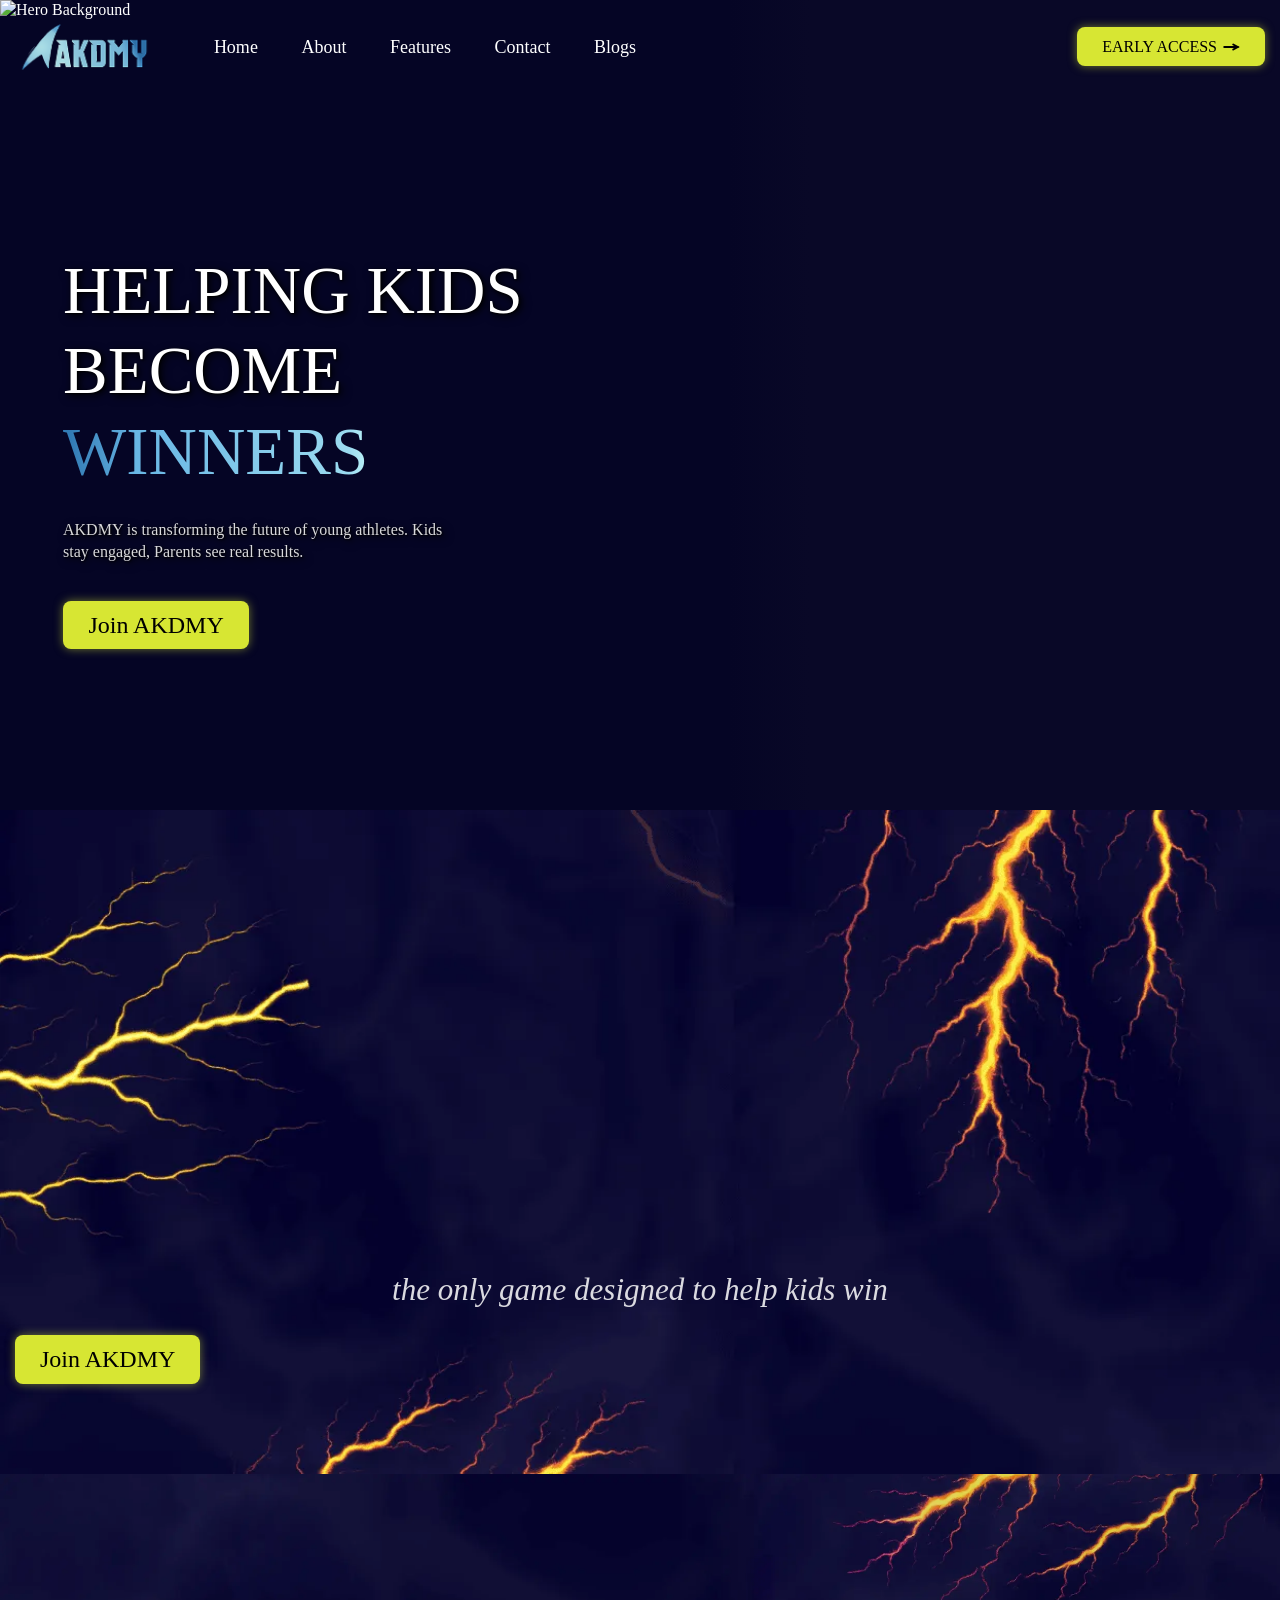
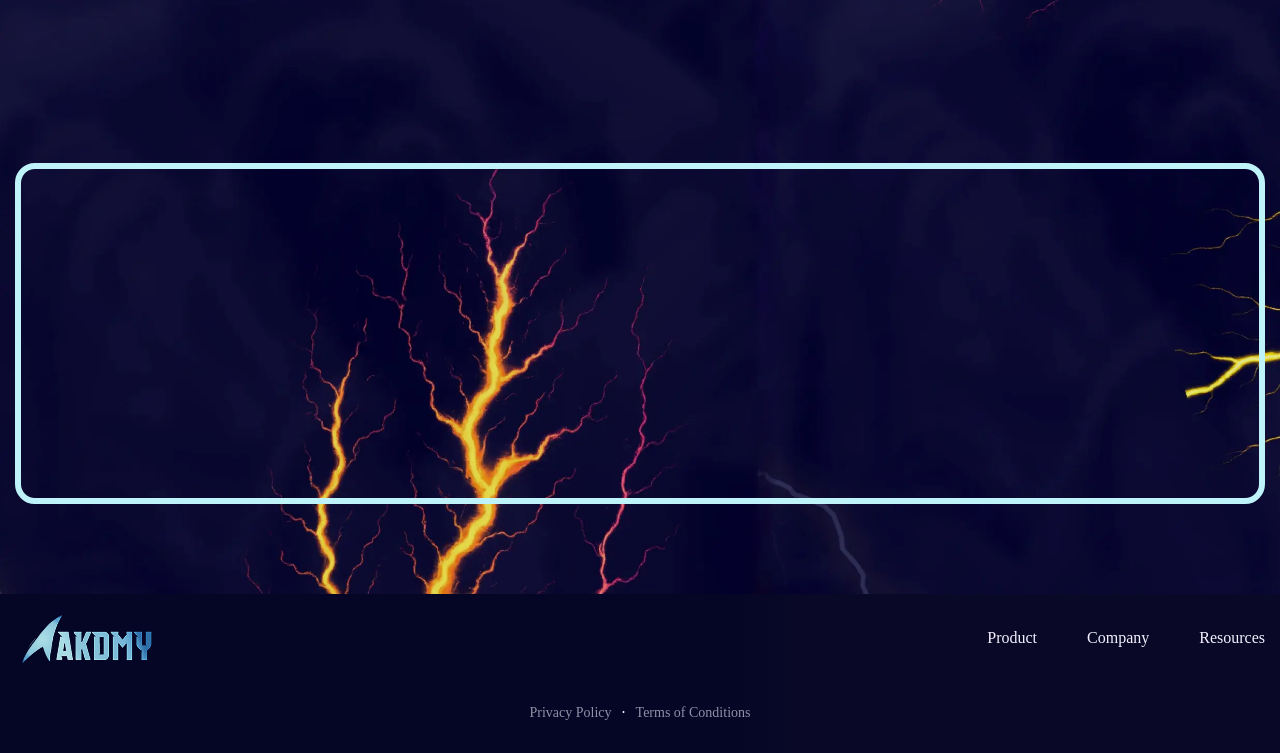
<file: index.html>
<!DOCTYPE html>
<html lang="en">

<head>
	<meta charset="UTF-8">
	<meta http-equiv="Content-Security-Policy"
		content="default-src 'self'; script-src 'self' 'unsafe-inline' https://img1.wsimg.com; connect-src 'self' https://cdn.contentful.com https://preview.contentful.com https://csp.secureserver.net; font-src 'self' https://fonts.gstatic.com; style-src 'self' https://fonts.googleapis.com; img-src 'self' https:;">
	<meta name="viewport" content="width=device-width, initial-scale=1.0">
	<meta name="description" content="AKDMY">

	<link rel="stylesheet" href="css/style.css">
	<link rel="shortcut icon" href="img/favicon.ico" type="image/x-icon">

	<title>AKDMY</title>
</head>

<body>
	<div class="wrapper">
		<header class="header">
			<div class="header__container">
				<img class="header__logo" src="img/logo.png" alt="logo">
				<div class="header__menu menu">
					<nav class="menu__body">
						<ul class="menu__list">
							<li class="menu__item"><a class="menu__link" href="#home">Home</a>
							</li>
							<li class="menu__item"><a class="menu__link" href="#about">About</a>
							</li>
							<li class="menu__item"><a class="menu__link" href="#features">Features</a>
							</li>
							<li class="menu__item"><a class="menu__link" href="#">Contact</a>
							</li>
							<li class="menu__item"><a class="menu__link" href="#">Blogs</a>
							</li>
						</ul>
					</nav>
				</div>

				<a href="#" class="header__button button" data-da=".menu__body,2,480">EARLY ACCESS <img src="img/arrow.svg"
						alt="arrow">
				</a>

				<button aria-label="Open/close menu button" class="icon-menu" id="menu02">
					<span></span>
					<span></span>
					<span></span>
				</button>
			</div>
		</header>
		<main class="page">
			<section class="hero" id="home">
				<div class="hero__container">
					<img id="hero-background" class="hero__background" alt="Hero Background">


					<div class="hero__content">
						<h1 class="hero__title" id="hero-title">
							Helping Kids Become <span class="highlighted">Winners</span> </h1>

						<div class="hero__text" id="hero-subtitle">AKDMY is transforming the future of young athletes.
							Kids stay engaged, Parents see real results.</div>
						<a href="#" target="_blank" class="hero__button button">
							Join AKDMY
						</a>


					</div>

			</section>
			<div class="about" id="about">
				<div class="about__container">
					<div class="about__counter counter">
						<div class="counter__item item-counter">
							<div class="item-counter__number">
								15+
							</div>
							<h3 class="item-counter__title">New Drills Every Week</h3>
							<span>Always something new to learn :)</span>
						</div>
						<div class="counter__item item-counter">
							<div class="item-counter__number">
								99%
							</div>
							<h3 class="item-counter__title">Users Get Better</h3>
							<span>Real results in just 30 Days!</span>
						</div>
						<div class="counter__item item-counter">
							<div class="item-counter__number">
								3X
							</div>
							<h3 class="item-counter__title">More Touches On the Ball</h3>
							<span>Improve faster than everyone else</span>
						</div>
					</div>
					<p class="about__text">the only game designed to help kids win</p>
					<a href="#" target="_blank" class="about__button button">
						Join AKDMY
					</a>
				</div>

			</div>
			<section class="features" id="features">
				<div class="features__container">
					<h2 class="features__title">Features Kids <span class="text text--blue">LOVE</span> and Parents <span
							class="text text--yellow">TRUST</span>
					</h2>

					<div class="features__wrapper">
						<div class="features__item item-feature">
							<img src="img/feature-1.png" alt="logo">
							<h3 class="item-feature__title">Augmented Reality</h3>
							<p class="item-feature__text">Easy to follow drill set-up and step-by-step demonstrations</p>
						</div>
						<div class="features__item item-feature">
							<img src="img/feature-2.png" alt="logo">
							<h3 class="item-feature__title">Instructional Design</h3>
							<p class="item-feature__text">Ensures learning outcomes are met and users continue progressing</p>
						</div>
						<div class="features__item item-feature">
							<img src="img/feature-3.png" alt="logo">
							<h3 class="item-feature__title">Computer Vision</h3>
							<p class="item-feature__text">Accurate analysis of drill submissions and progress tracking</p>
						</div>
					</div>
				</div>
			</section>

		</main>
		<footer class="footer">
			<div class="footer__container">
				<div class="footer__top">
					<a href="#" class="footer__logo"><img src="img/logo.png" alt="logo"></a>

					<nav class="footer__nav">
						<ul class="footer__list">
							<li class="footer__item"><a href="#" class="footer__link">Product</a></li>
							<li class="footer__item"><a href="#" class="footer__link">Company</a></li>
							<li class="footer__item"><a href="#" class="footer__link">Resources</a></li>

						</ul>
					</nav>
				</div>
				<div class="footer__bottom">
					<div class="footer__privacy privacy">
						<a href="privacy.html" class="privacy__link">Privacy Policy</a>·
						<a href="terms-of-conditions.html" class="privacy__link">Terms of Conditions</a>

					</div>
				</div>
			</div>
		</footer>

		<script src="js/contentful.browser.min.js"></script>

		<script src="js/script.js"></script>
	</div>
</body>

</html>
</file>
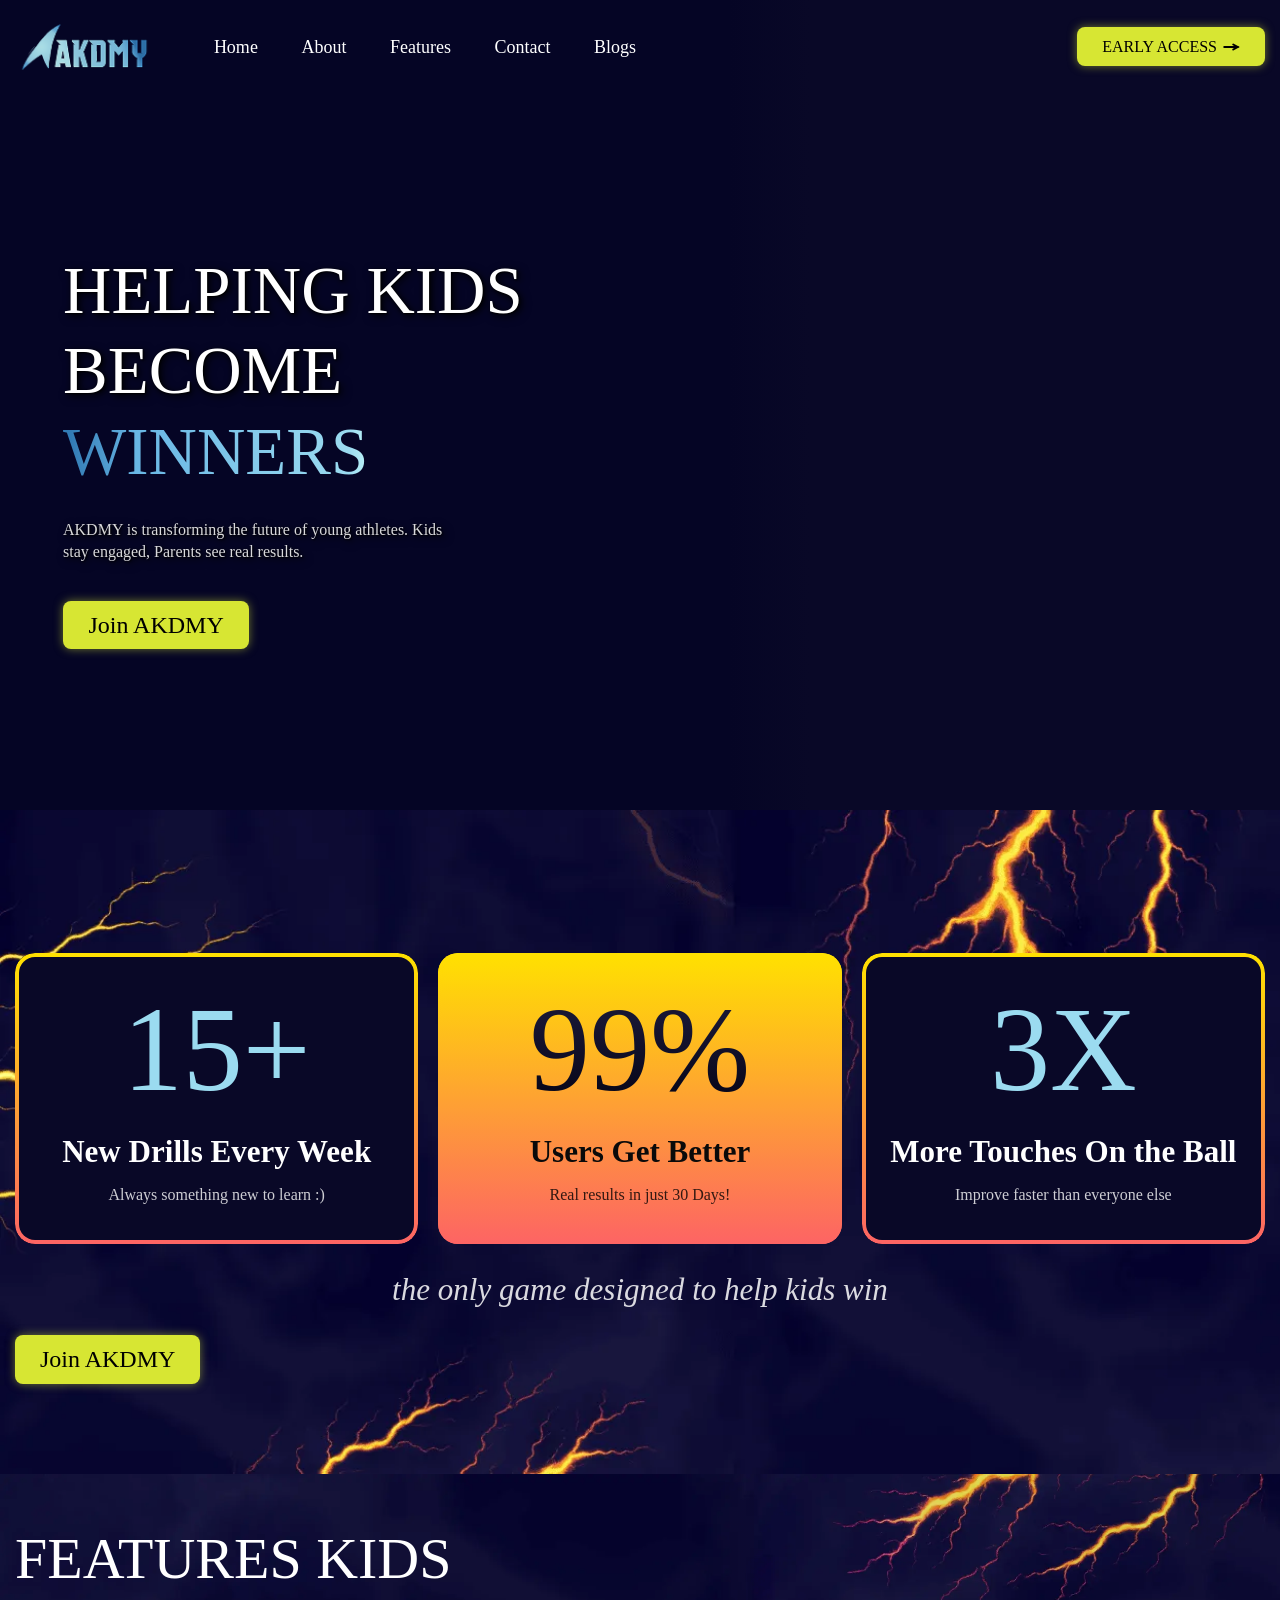
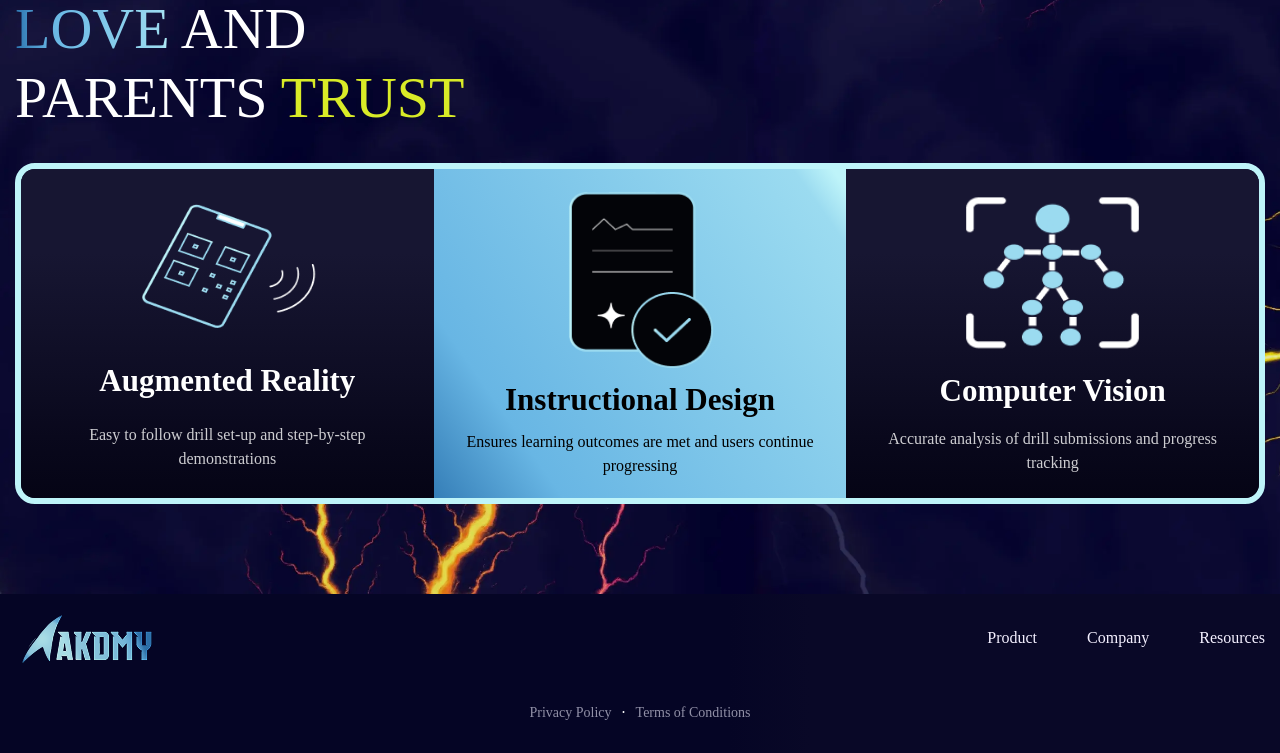
<file: iconsfont/index.html>
<!DOCTYPE html>
<html lang="en">

<head>
	<meta charset="UTF-8">
	<meta name="viewport" content="width=device-width, initial-scale=1.0">
	<meta name="description" content="AKDMY">
	<meta http-equiv="Content-Security-Policy"
		content="default-src 'self'; connect-src 'self' https://cdn.contentful.com https://preview.contentful.com https://csp.secureserver.net; script-src 'self' 'unsafe-inline' https://img1.wsimg.com; font-src 'self' https://fonts.gstatic.com; style-src 'self' 'unsafe-inline' https://fonts.googleapis.com; img-src 'self' https: data:;">



	<link rel="stylesheet" href="css/style.css">
	<link rel="shortcut icon" href="img/favicon.ico" type="image/x-icon">

	<title>AKDMY</title>
</head>

<body>
	<div class="wrapper">
		<header class="header">
			<div class="header__container">
				<img class="header__logo" src="img/logo.png" alt="logo">
				<div class="header__menu menu">
					<nav class="menu__body">
						<ul class="menu__list">
							<li class="menu__item"><a class="menu__link" href="#home">Home</a>
							</li>
							<li class="menu__item"><a class="menu__link" href="#about">About</a>
							</li>
							<li class="menu__item"><a class="menu__link" href="#features">Features</a>
							</li>
							<li class="menu__item"><a class="menu__link" href="#">Contact</a>
							</li>
							<li class="menu__item"><a class="menu__link" href="#">Blogs</a>
							</li>
						</ul>
					</nav>
				</div>

				<a href="#" class="header__button button" data-da=".menu__body,2,480">EARLY ACCESS <img src="img/arrow.svg"
						alt="arrow">
				</a>

				<button aria-label="Open/close menu button" class="icon-menu" id="menu02">
					<span></span>
					<span></span>
					<span></span>
				</button>
			</div>
		</header>
		<main class="page">
			<section class="hero" id="home">
				<div class="hero__container">
					<img id="hero-background" class="hero__background" alt="Hero Background">
				
					
					<div class="hero__content">
						<h1 class="hero__title" id="hero-title">
							Helping Kids Become <span class="highlighted">Winners</span> </h1>

						<div class="hero__text" id="hero-subtitle">AKDMY is transforming the future of young athletes.
							Kids stay engaged, Parents see real results.</div>
						<a id="hero-button" href="https://form.typeform.com/to/tenxbdp6" target="_blank"
							class="hero__button button">
							Join AKDMY
						</a>


					</div>

			</section>
			<div class="about" id="about">
				<div class="about__container">
					<div class="about__counter counter">
						<div class="counter__item item-counter">
							<div class="item-counter__number">
								15+
							</div>
							<h3 class="item-counter__title">New Drills Every Week</h3>
							<span>Always something new to learn :)</span>
						</div>
						<div class="counter__item item-counter">
							<div class="item-counter__number">
								99%
							</div>
							<h3 class="item-counter__title">Users Get Better</h3>
							<span>Real results in just 30 Days!</span>
						</div>
						<div class="counter__item item-counter">
							<div class="item-counter__number">
								3X
							</div>
							<h3 class="item-counter__title">More Touches On the Ball</h3>
							<span>Improve faster than everyone else</span>
						</div>
					</div>
					<p class="about__text">the only game designed to help kids win</p>
					<a href="https://form.typeform.com/to/tenxbdp6" target="_blank" class="about__button button">
						Join AKDMY
					</a>
				</div>

			</div>
			<section class="features" id="features">
				<div class="features__container">
					<h2 class="features__title">Features Kids <span class="text text--blue">LOVE</span> and Parents <span
							class="text text--yellow">TRUST</span>
					</h2>

					<div class="features__wrapper">
						<div class="features__item item-feature">
							<img src="img/feature-1.png" alt="logo">
							<h3 class="item-feature__title">Augmented Reality</h3>
							<p class="item-feature__text">Easy to follow drill set-up and step-by-step demonstrations</p>
						</div>
						<div class="features__item item-feature">
							<img src="img/feature-2.png" alt="logo">
							<h3 class="item-feature__title">Instructional Design</h3>
							<p class="item-feature__text">Ensures learning outcomes are met and users continue progressing</p>
						</div>
						<div class="features__item item-feature">
							<img src="img/feature-3.png" alt="logo">
							<h3 class="item-feature__title">Computer Vision</h3>
							<p class="item-feature__text">Accurate analysis of drill submissions and progress tracking</p>
						</div>
					</div>
				</div>
			</section>

		</main>
		<footer class="footer">
			<div class="footer__container">
				<div class="footer__top">
					<a href="#" class="footer__logo"><img src="img/logo.png" alt="logo"></a>

					<nav class="footer__nav">
						<ul class="footer__list">
							<li class="footer__item"><a href="#" class="footer__link">Product</a></li>
							<li class="footer__item"><a href="#" class="footer__link">Company</a></li>
							<li class="footer__item"><a href="#" class="footer__link">Resources</a></li>

						</ul>
					</nav>
				</div>
				<div class="footer__bottom">
					<div class="footer__privacy privacy">
						<a href="privacy.html" class="privacy__link">Privacy Policy</a>·
						<a href="terms-of-conditions.html" class="privacy__link">Terms of Conditions</a>

					</div>
				</div>
			</div>
		</footer>

		<script src="js/contentful.browser.min.js"></script>

		<script src="js/script.js"></script>
	</div>

</body>

</html>
</file>
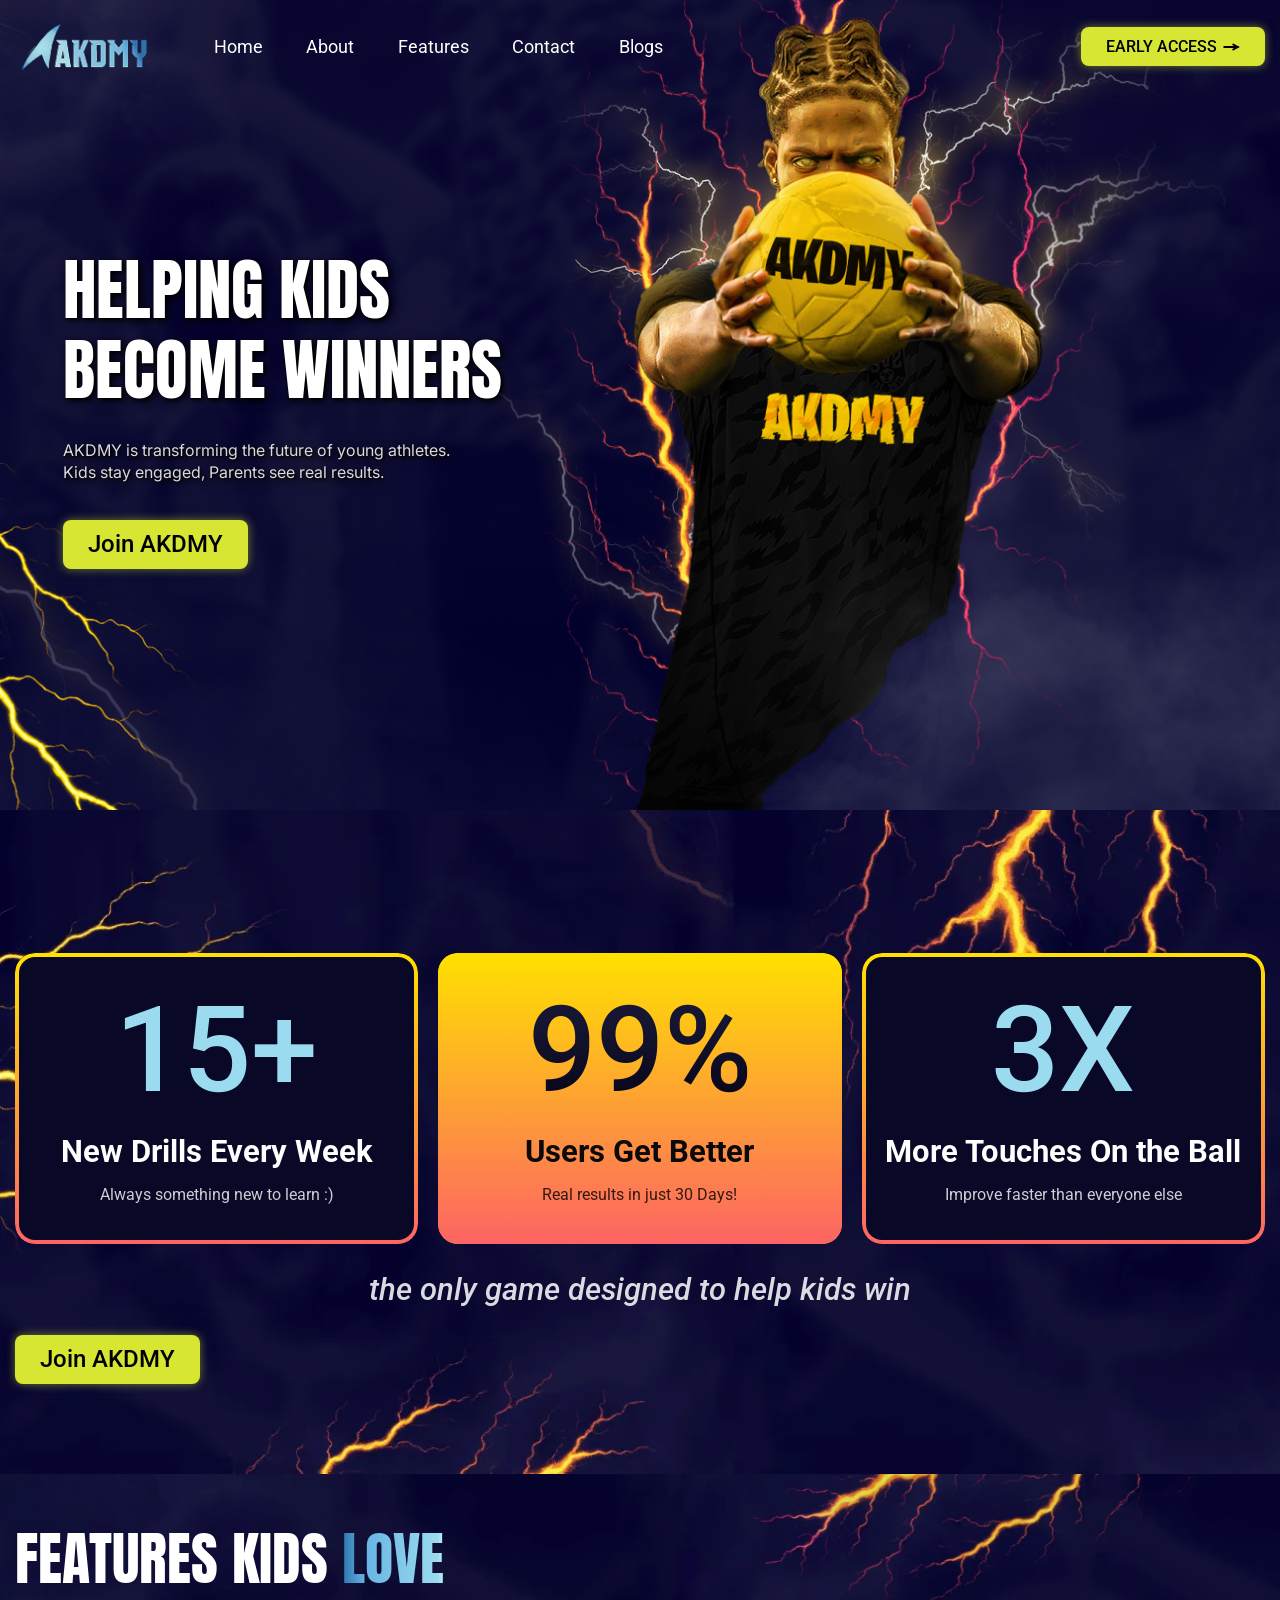
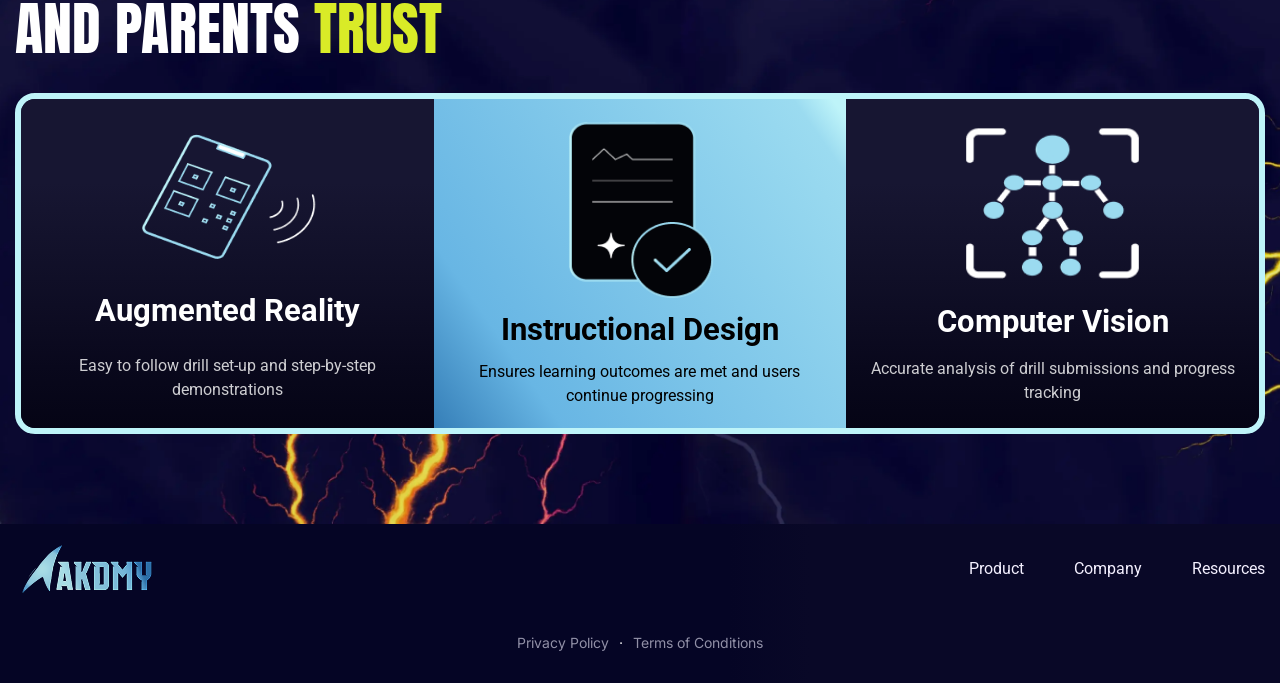
<file: home.html>
<!DOCTYPE html>
<html lang="en">

<head>
	<meta charset="UTF-8">
	<meta name="viewport" content="width=device-width, initial-scale=1.0">
	<meta name="description" content="Project">
	<link rel="stylesheet" href="css/style.css">
	<link rel="shortcut icon" href="img/favicon.ico" type="image/x-icon">
	<title>AKDMY</title>
</head>

<body>
	<div class="wrapper">
		<header class="header">
			<div class="header__container">
				<img class="header__logo" src="img/logo.png" alt="logo">
				<div class="header__menu menu">
					<nav class="menu__body">
						<ul class="menu__list">
							<li class="menu__item"><a class="menu__link" href="#home">Home</a>
							</li>
							<li class="menu__item"><a class="menu__link" href="#about">About</a>
							</li>
							<li class="menu__item"><a class="menu__link" href="#features">Features</a>
							</li>
							<li class="menu__item"><a class="menu__link" href="#">Contact</a>
							</li>
							<li class="menu__item"><a class="menu__link" href="#">Blogs</a>
							</li>
						</ul>
					</nav>
				</div>

				<a href="#" class="header__button button" data-da=".menu__body,2,480">EARLY ACCESS <img src="img/arrow.svg"
						alt="arrow">
				</a>

				<button aria-label="Open/close menu button" class="icon-menu" id="menu02">
					<span></span>
					<span></span>
					<span></span>
				</button>
			</div>
		</header>
		<main class="page">
			<section class="hero" id="home">
				<div class="hero__container">
					<img src="img/hero-bg.png" alt="Hero Background" class="hero__background" />

					<div class="hero__content">
						<h1 class="hero__title">Helping Kids
							Become <span>Winners</span></h1>
						<div class="hero__text">AKDMY is transforming the future of young athletes.
							Kids stay engaged, Parents see real results.</div>
						<a href="#" class="hero__button button">Join AKDMY</a>
					</div>

				</div>
			</section>
			<div class="about" id="about">
				<div class="about__container">
					<div class="about__counter counter">
						<div class="counter__item item-counter">
							<div class="item-counter__number">
								15+
							</div>
							<h3 class="item-counter__title">New Drills Every Week</h3>
							<span>Always something new to learn :)</span>
						</div>
						<div class="counter__item item-counter">
							<div class="item-counter__number">
								99%
							</div>
							<h3 class="item-counter__title">Users Get Better</h3>
							<span>Real results in just 30 Days!</span>
						</div>
						<div class="counter__item item-counter">
							<div class="item-counter__number">
								3X
							</div>
							<h3 class="item-counter__title">More Touches On the Ball</h3>
							<span>Improve faster than everyone else</span>
						</div>
					</div>
					<p class="about__text">the only game designed to help kids win</p>
					<a href="#" class="about__button button">Join AKDMY</a>
				</div>

			</div>
			<section class="features" id="features">
				<div class="features__container">
					<h2 class="features__title">Features Kids <span class="text text--blue">LOVE</span> and Parents <span
							class="text text--yellow">TRUST</span>
					</h2>

					<div class="features__wrapper">
						<div class="features__item item-feature">
							<img src="img/feature-1.png" alt="logo">
							<h3 class="item-feature__title">Augmented Reality</h3>
							<p class="item-feature__text">Easy to follow drill set-up and step-by-step demonstrations</p>
						</div>
						<div class="features__item item-feature">
							<img src="img/feature-2.png" alt="logo">
							<h3 class="item-feature__title">Instructional Design</h3>
							<p class="item-feature__text">Ensures learning outcomes are met and users continue progressing</p>
						</div>
						<div class="features__item item-feature">
							<img src="img/feature-3.png" alt="logo">
							<h3 class="item-feature__title">Computer Vision</h3>
							<p class="item-feature__text">Accurate analysis of drill submissions and progress tracking</p>
						</div>
					</div>
				</div>
			</section>

		</main>
		<footer class="footer">
			<div class="footer__container">
				<div class="footer__top">
					<a href="#" class="footer__logo"><img src="img/logo.png" alt="logo"></a>

					<nav class="footer__nav">
						<ul class="footer__list">
							<li class="footer__item"><a href="#" class="footer__link">Product</a></li>
							<li class="footer__item"><a href="#" class="footer__link">Company</a></li>
							<li class="footer__item"><a href="#" class="footer__link">Resources</a></li>

						</ul>
					</nav>
				</div>
				<div class="footer__bottom">
					<div class="footer__privacy privacy">
						<a href="privacy.html" class="privacy__link">Privacy Policy</a>·
						<a href="terms-of-conditions.html" class="privacy__link">Terms of Conditions</a>

					</div>
				</div>
			</div>
		</footer>
		<script src="js/script.js"></script>
	</div>
</body>

</html>
</file>
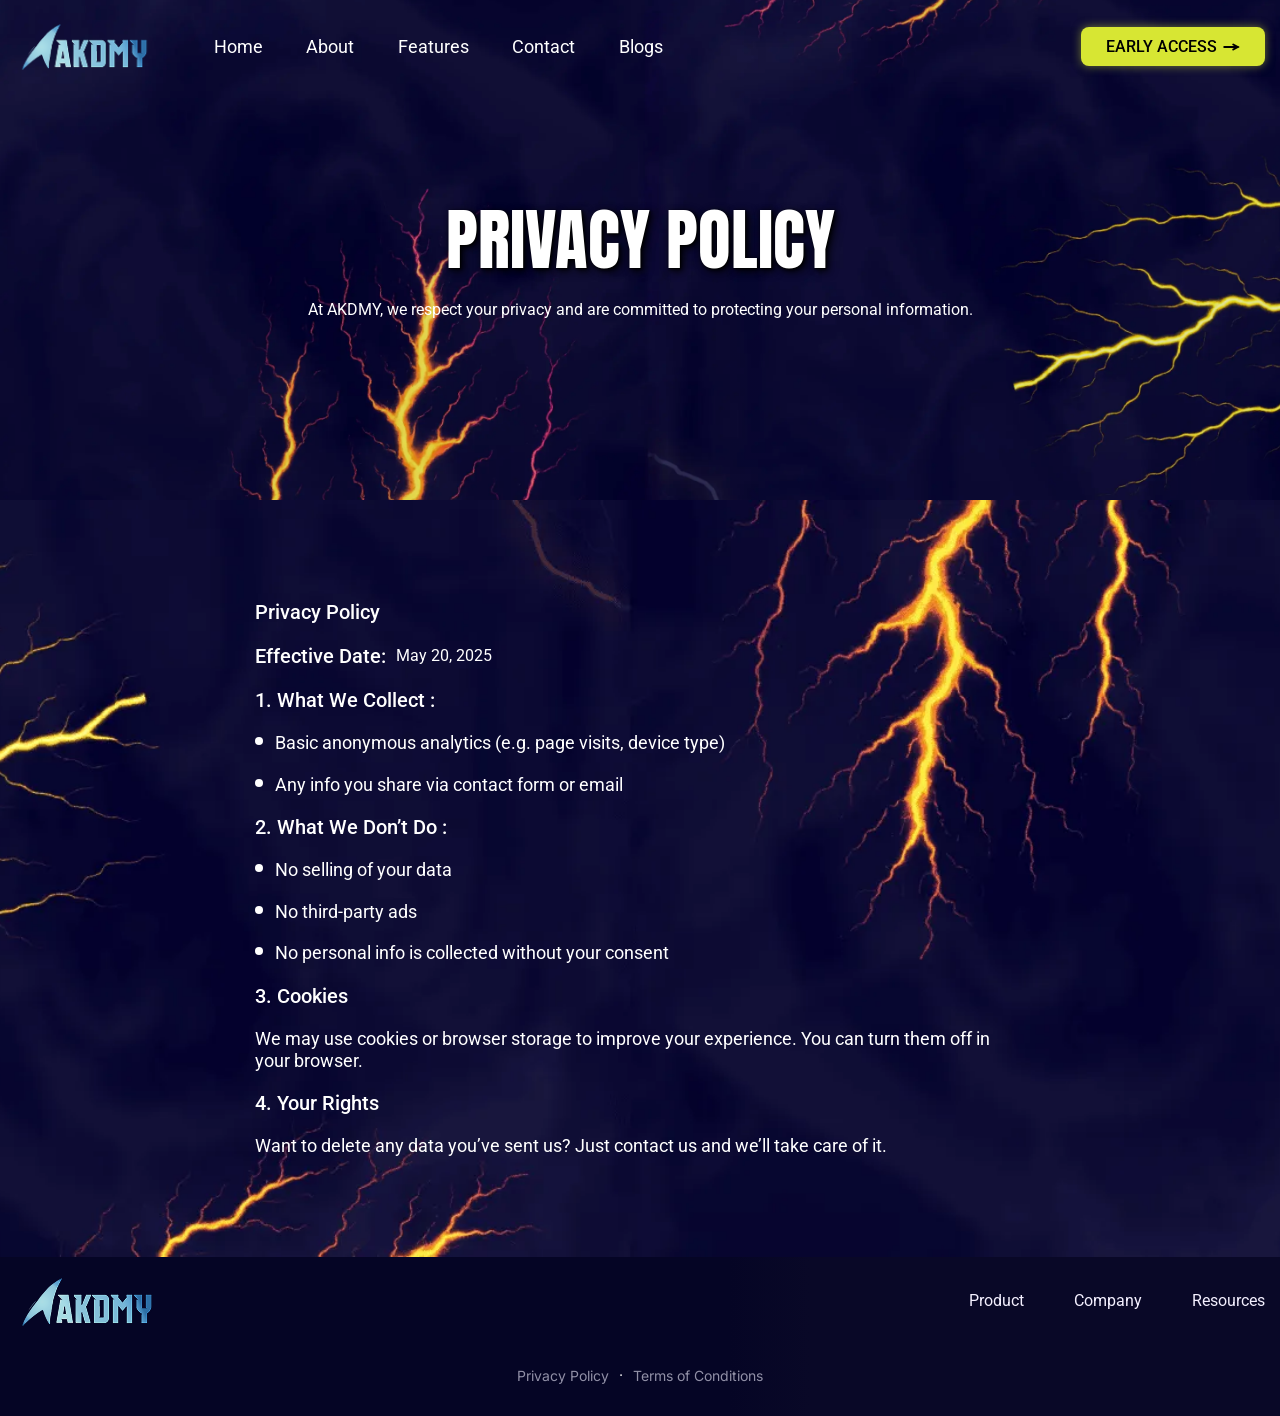
<file: privacy.html>
<!DOCTYPE html>
<html lang="en">

<head>
	<meta charset="UTF-8">
	<meta name="viewport" content="width=device-width, initial-scale=1.0">
	<meta name="description" content="AKDMY">
	<link rel="stylesheet" href="css/style.css">
	<link rel="shortcut icon" href="img/favicon.ico" type="image/x-icon">
	<title>AKDMY</title>
</head>

<body>
	<div class="wrapper">
		<header class="header">
			<div class="header__container">
				<a href="index.html">
					<img class="header__logo" src="img/logo.png" alt="logo">

				</a>
				<div class="header__menu menu">
					<nav class="menu__body">
						<ul class="menu__list">
							<li class="menu__item"><a class="menu__link" href="index.html">Home</a>
							</li>
							<li class="menu__item"><a class="menu__link" href="index.html#about">About</a>
							</li>
							<li class="menu__item"><a class="menu__link" href="index.html#features">Features</a>
							</li>
							<li class="menu__item"><a class="menu__link" href="#">Contact</a>
							</li>
							<li class="menu__item"><a class="menu__link" href="#">Blogs</a>
							</li>
						</ul>
					</nav>
				</div>

				<a href="#" class="header__button button" data-da=".menu__body,2,480">EARLY ACCESS <img src="img/arrow.svg"
						alt="arrow">
				</a>

				<button aria-label="Open/close menu button" class="icon-menu" id="menu02">
					<span></span>
					<span></span>
					<span></span>
				</button>
			</div>
		</header>
		<main class="page">
			<section class="privacy-info">
				<div class="privacy-info__container">
					<img class="privacy-info__background" src="img/features-bg.webp" alt="background">
					<div class="privacy-info__content">
						<h2 class="privacy-info__title">Privacy Policy</h2>
						<div class="privacy-info__text">At AKDMY, we respect your privacy and are committed to protecting your
							personal information.
						</div>
					</div>
				</div>
			</section>
			<div class="privacy-data">
				<div class="privacy-data__container">
					<img class="privacy-data__background" src="img/about-bg.webp" alt="background">

					<div class="privacy-data__content">
						<h3 class="privacy-data__subtitle subtitle">Privacy Policy</h3>
						<div class="privacy-data__date item-date">
							<h3 class="item-date__title subtitle">Effective Date:</h3>
							<span id="effectiveDate">May 20, 2025</span>
						</div>

						<div class="privacy-data__wrapper">
							<div class="privacy-data__item item-privacy">
								<h3 class="item-privacy__title subtitle">1. What We Collect :

								</h3>

								<ul class="item-privacy__list">
									<li>Basic anonymous analytics (e.g. page visits, device type)
									</li>
									<li>Any info you share via contact form or email
									</li>

								</ul>
							</div>
							<div class="privacy-data__item item-privacy">
								<h3 class="item-privacy__title subtitle">2. What We Don’t Do :
								</h3>

								<ul class="item-privacy__list">
									<li>No selling of your data

									</li>
									<li>No third-party ads

									</li>
									<li>No personal info is collected without your consent
									</li>
								</ul>
							</div>
							<div class="privacy-data__item item-privacy">
								<h3 class="item-privacy__title subtitle">3. Cookies
								</h3>
								<div class="item-privacy__text">
									<p>We may use cookies or browser storage to improve your experience. You can turn them off
										in your browser.
									</p>
								</div>
							</div>
							<div class="privacy-data__item item-privacy">
								<h3 class="item-privacy__title subtitle">4. Your Rights</h3>
								<div class="item-privacy__text">
									<p>Want to delete any data you’ve sent us? Just contact us and we’ll take care of it.
									</p>
								</div>
							</div>
						</div>
					</div>
				</div>
			</div>

		</main>
		<footer class="footer">
			<div class="footer__container">
				<div class="footer__top">
					<a href="#" class="footer__logo"><img src="img/logo.png" alt="logo"></a>

					<nav class="footer__nav">
						<ul class="footer__list">
							<li class="footer__item"><a href="#" class="footer__link">Product</a></li>
							<li class="footer__item"><a href="#" class="footer__link">Company</a></li>
							<li class="footer__item"><a href="#" class="footer__link">Resources</a></li>

						</ul>
					</nav>
				</div>
				<div class="footer__bottom">
					<div class="footer__privacy privacy">
						<a href="privacy.html" class="privacy__link">Privacy Policy</a>·
						<a href="terms-of-conditions.html" class="privacy__link">Terms of Conditions</a>

					</div>
				</div>
			</div>
		</footer>
		<script src="js/script.js"></script>
	</div>
</body>

</html>
</file>
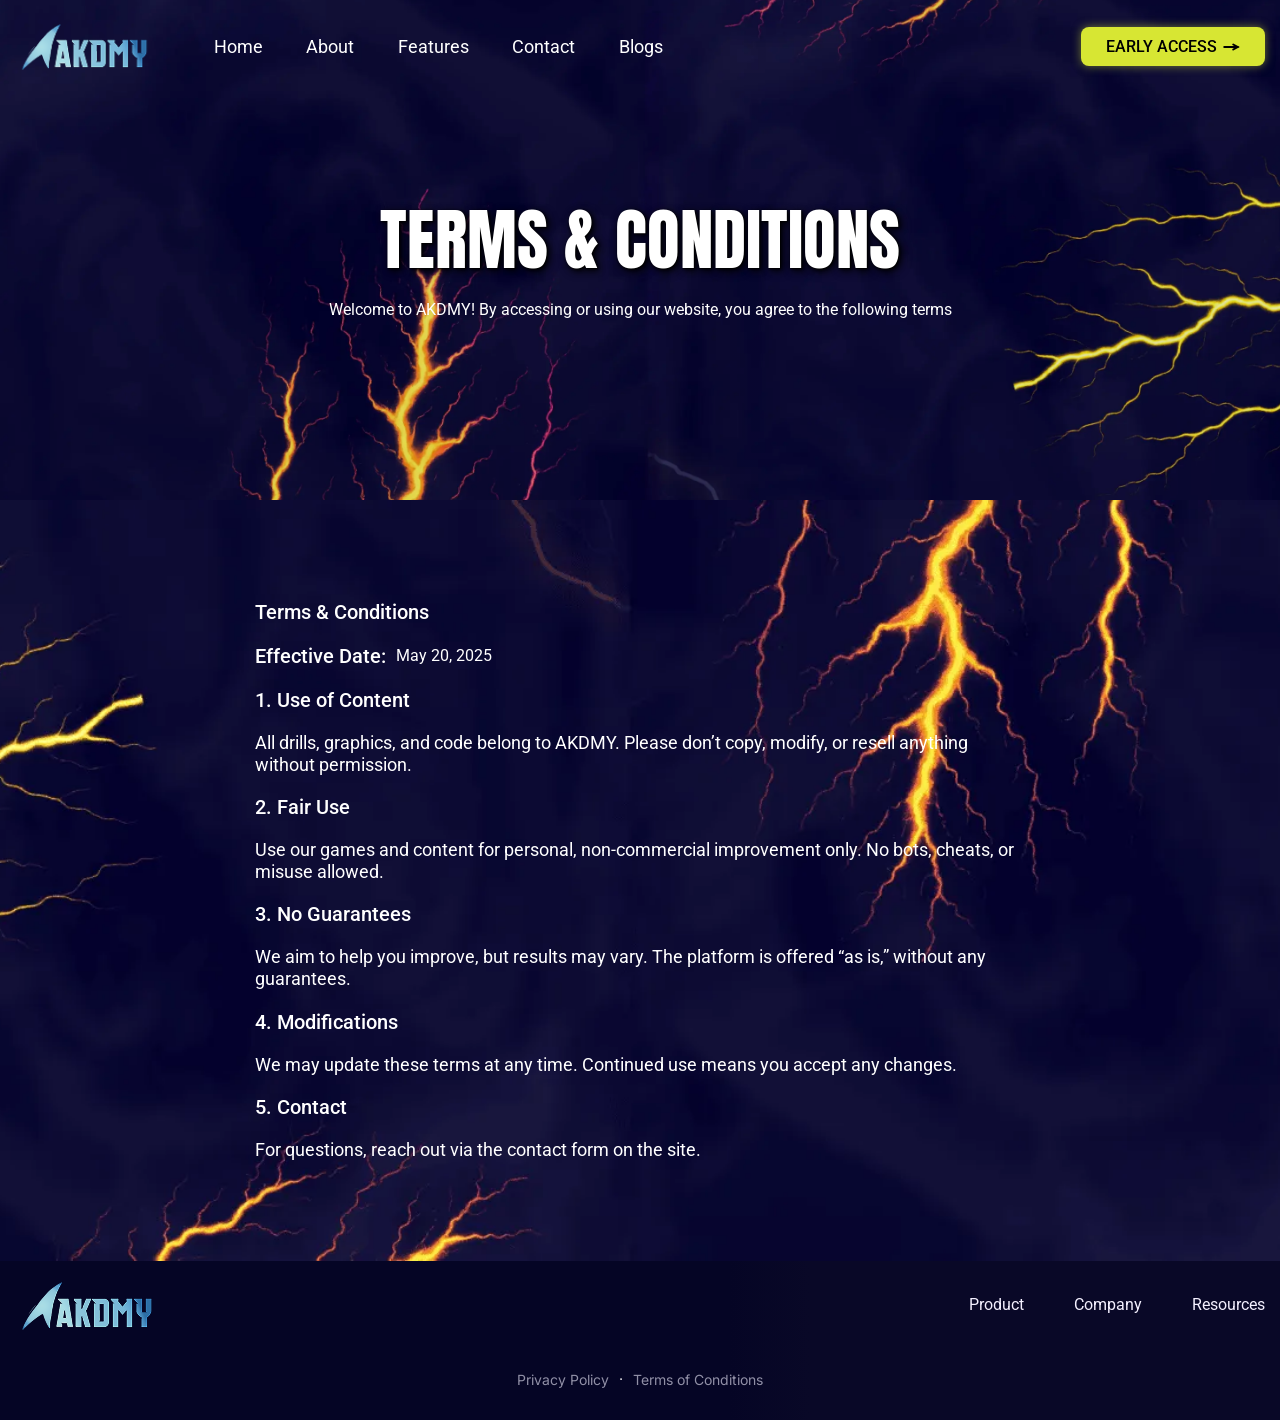
<file: terms-of-conditions.html>
<!DOCTYPE html>
<html lang="en">

<head>
	<meta charset="UTF-8">
	<meta name="viewport" content="width=device-width, initial-scale=1.0">
	<meta name="description" content="Project">
	<link rel="stylesheet" href="css/style.css">
	<link rel="shortcut icon" href="img/favicon.ico" type="image/x-icon">
	<title>AKDMY</title>
</head>

<body>
	<div class="wrapper">
		<header class="header">
			<div class="header__container">
				<a href="index.html">
					<img class="header__logo" src="img/logo.png" alt="logo">

				</a>
				<div class="header__menu menu">
					<nav class="menu__body">
						<ul class="menu__list">
							<li class="menu__item"><a class="menu__link" href="index.html">Home</a>
							</li>
							<li class="menu__item"><a class="menu__link" href="index.html#about">About</a>
							</li>
							<li class="menu__item"><a class="menu__link" href="index.html#features">Features</a>
							</li>
							<li class="menu__item"><a class="menu__link" href="#">Contact</a>
							</li>
							<li class="menu__item"><a class="menu__link" href="#">Blogs</a>
							</li>
						</ul>
					</nav>
				</div>

				<a href="#" class="header__button button" data-da=".menu__body,2,480">EARLY ACCESS <img src="img/arrow.svg"
						alt="arrow">
				</a>

				<button aria-label="Open/close menu button" class="icon-menu" id="menu02">
					<span></span>
					<span></span>
					<span></span>
				</button>
			</div>
		</header>
		<main class="page">
			<section class="privacy-info">
				<div class="privacy-info__container">
					<img class="privacy-info__background" src="img/features-bg.webp" alt="background">
					<div class="privacy-info__content">
						<h2 class="privacy-info__title">Terms & Conditions</h2>
						<div class="privacy-info__text">Welcome to AKDMY! By accessing or using our website, you agree to the
							following terms
						</div>
					</div>
				</div>
			</section>
			<div class="privacy-data">
				<div class="privacy-data__container">
					<img class="privacy-data__background" src="img/about-bg.webp" alt="background">

					<div class="privacy-data__content">
						<h3 class="privacy-data__subtitle subtitle">Terms & Conditions</h3>
						<div class="privacy-data__date item-date">
							<h3 class="item-date__title subtitle">Effective Date:</h3>
							<span id="effectiveDate">May 20, 2025</span>
						</div>

						<div class="privacy-data__wrapper">


							<div class="privacy-data__item item-privacy">
								<h3 class="item-privacy__title subtitle">1. Use of Content

								</h3>
								<div class="item-privacy__text">
									<p>All drills, graphics, and code belong to AKDMY. Please don’t copy, modify, or resell
										anything without permission.
									</p>
								</div>
							</div>
							<div class="privacy-data__item item-privacy">
								<h3 class="item-privacy__title subtitle">2. Fair Use</h3>
								<div class="item-privacy__text">
									<p>Use our games and content for personal, non-commercial improvement only. No bots, cheats,
										or misuse allowed.
									</p>
								</div>
							</div>
							<div class="privacy-data__item item-privacy">
								<h3 class="item-privacy__title subtitle">3. No Guarantees
								</h3>
								<div class="item-privacy__text">
									<p>We aim to help you improve, but results may vary. The platform is offered “as is,” without
										any guarantees.

									</p>
								</div>
							</div>
							<div class="privacy-data__item item-privacy">
								<h3 class="item-privacy__title subtitle">4. Modifications

								</h3>
								<div class="item-privacy__text">
									<p>We may update these terms at any time. Continued use means you accept any changes.


									</p>
								</div>
							</div>
							<div class="privacy-data__item item-privacy">
								<h3 class="item-privacy__title subtitle">5. Contact

								</h3>
								<div class="item-privacy__text">
									<p>For questions, reach out via the contact form on the site.

									</p>
								</div>
							</div>
						</div>
					</div>
				</div>
			</div>

		</main>
		<footer class="footer">
			<div class="footer__container">
				<div class="footer__top">
					<a href="#" class="footer__logo"><img src="img/logo.png" alt="logo"></a>

					<nav class="footer__nav">
						<ul class="footer__list">
							<li class="footer__item"><a href="#" class="footer__link">Product</a></li>
							<li class="footer__item"><a href="#" class="footer__link">Company</a></li>
							<li class="footer__item"><a href="#" class="footer__link">Resources</a></li>

						</ul>
					</nav>
				</div>
				<div class="footer__bottom">
					<div class="footer__privacy privacy">
						<a href="privacy.html" class="privacy__link" >Privacy Policy</a>·
						<a href="terms-of-conditions.html" class="privacy__link" >Terms of Conditions</a>

					</div>
				</div>
			</div>
		</footer>
		<script src="js/script.js"></script>
	</div>
</body>

</html>
</file>
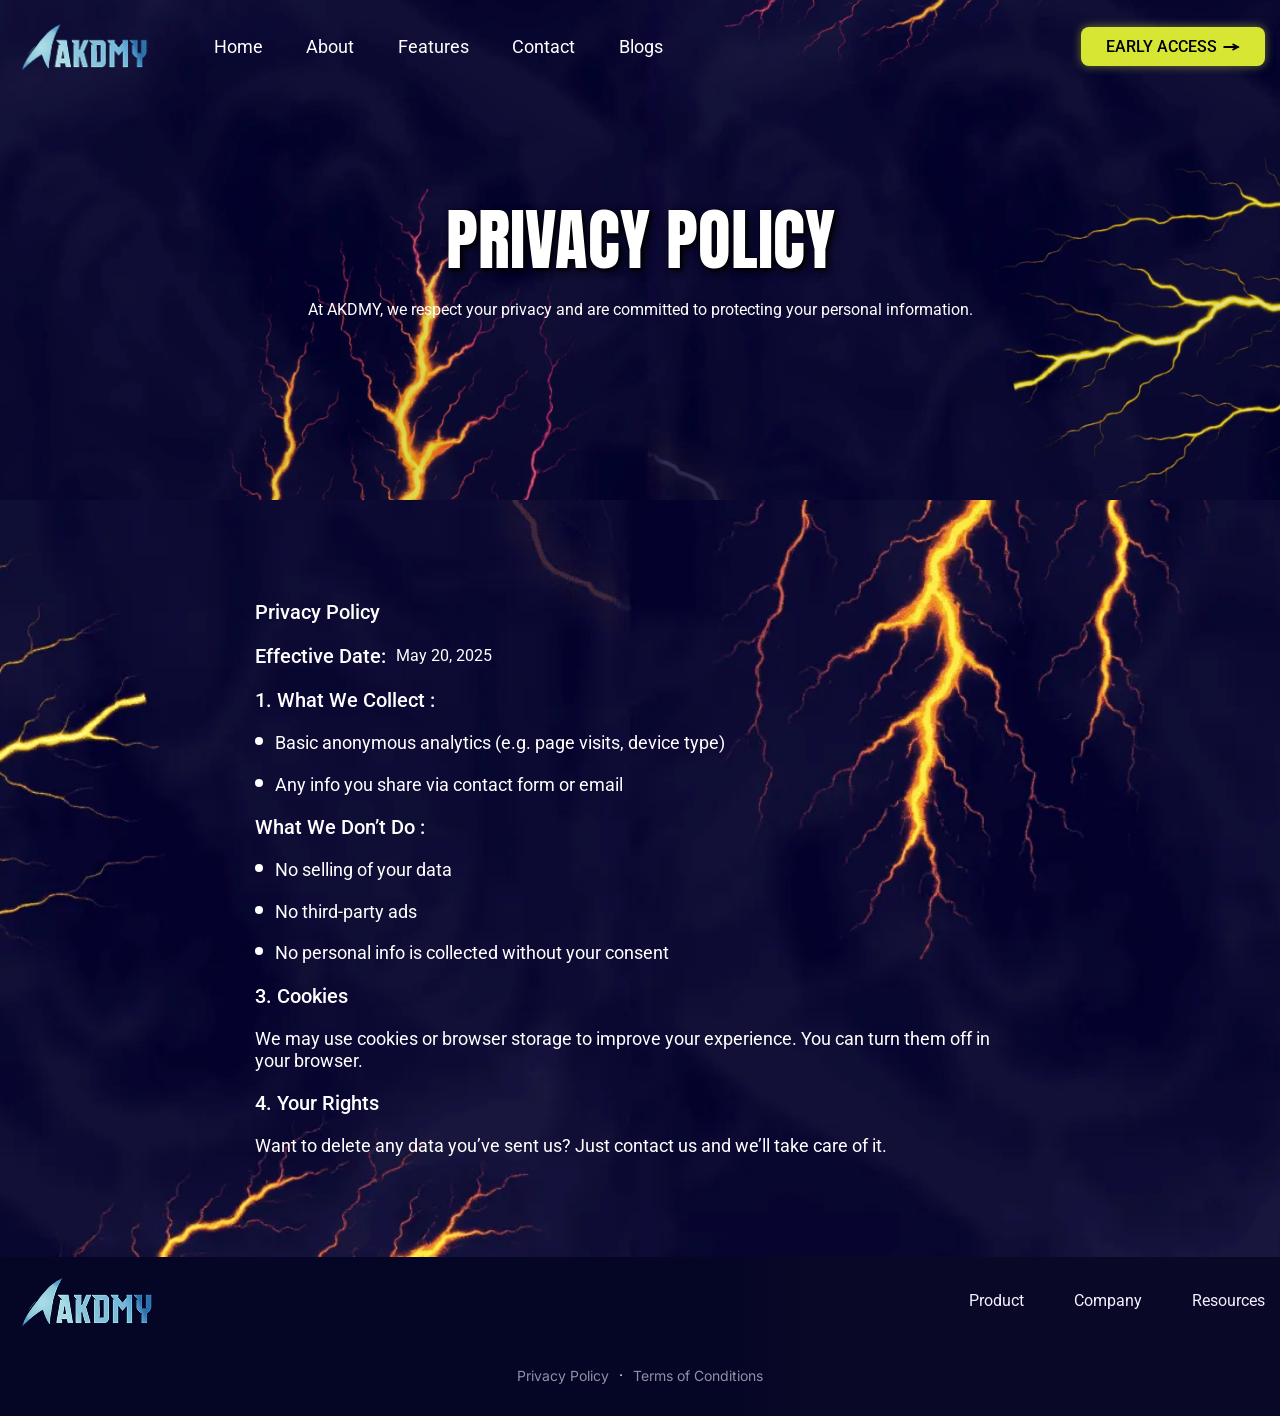
<file: iconsfont/privacy.html>
<!DOCTYPE html>
<html lang="en">

<head>
	<meta charset="UTF-8">
	<meta name="viewport" content="width=device-width, initial-scale=1.0">
	<meta name="description" content="AKDMY">
	<link rel="stylesheet" href="css/style.css">
	<link rel="shortcut icon" href="img/favicon.ico" type="image/x-icon">
	<title>AKDMY</title>
</head>

<body>
	<div class="wrapper">
		<header class="header">
			<div class="header__container">
				<a href="index.html">
					<img class="header__logo" src="img/logo.png" alt="logo">

				</a>
				<div class="header__menu menu">
					<nav class="menu__body">
						<ul class="menu__list">
							<li class="menu__item"><a class="menu__link" href="index.html">Home</a>
							</li>
							<li class="menu__item"><a class="menu__link" href="index.html#about">About</a>
							</li>
							<li class="menu__item"><a class="menu__link" href="index.html#features">Features</a>
							</li>
							<li class="menu__item"><a class="menu__link" href="#">Contact</a>
							</li>
							<li class="menu__item"><a class="menu__link" href="#">Blogs</a>
							</li>
						</ul>
					</nav>
				</div>

				<a href="#" class="header__button button" data-da=".menu__body,2,480">EARLY ACCESS <img src="img/arrow.svg"
						alt="arrow">
				</a>

				<button aria-label="Open/close menu button" class="icon-menu" id="menu02">
					<span></span>
					<span></span>
					<span></span>
				</button>
			</div>
		</header>
		<main class="page">
			<section class="privacy-info">
				<div class="privacy-info__container">
					<img class="privacy-info__background" src="img/features-bg.webp" alt="background">
					<div class="privacy-info__content">
						<h2 class="privacy-info__title">Privacy Policy</h2>
						<div class="privacy-info__text">At AKDMY, we respect your privacy and are committed to protecting your
							personal information.
						</div>
					</div>
				</div>
			</section>
			<div class="privacy-data">
				<div class="privacy-data__container">
					<img class="privacy-data__background" src="img/about-bg.webp" alt="background">

					<div class="privacy-data__content">
						<h3 class="privacy-data__subtitle subtitle">Privacy Policy</h3>
						<div class="privacy-data__date item-date">
							<h3 class="item-date__title subtitle">Effective Date:</h3>
							<span id="effectiveDate">May 20, 2025</span>
						</div>

						<div class="privacy-data__wrapper">
							<div class="privacy-data__item item-privacy">
								<h3 class="item-privacy__title subtitle">1. What We Collect :

								</h3>

								<ul class="item-privacy__list">
									<li>Basic anonymous analytics (e.g. page visits, device type)
									</li>
									<li>Any info you share via contact form or email
									</li>

								</ul>
							</div>
							<div class="privacy-data__item item-privacy">
								<h3 class="item-privacy__title subtitle">What We Don’t Do :
								</h3>

								<ul class="item-privacy__list">
									<li>No selling of your data

									</li>
									<li>No third-party ads

									</li>
									<li>No personal info is collected without your consent
									</li>
								</ul>
							</div>
							<div class="privacy-data__item item-privacy">
								<h3 class="item-privacy__title subtitle">3. Cookies
								</h3>
								<div class="item-privacy__text">
									<p>We may use cookies or browser storage to improve your experience. You can turn them off
										in your browser.
									</p>
								</div>
							</div>
							<div class="privacy-data__item item-privacy">
								<h3 class="item-privacy__title subtitle">4. Your Rights</h3>
								<div class="item-privacy__text">
									<p>Want to delete any data you’ve sent us? Just contact us and we’ll take care of it.
									</p>
								</div>
							</div>
						</div>
					</div>
				</div>
			</div>

		</main>
		<footer class="footer">
			<div class="footer__container">
				<div class="footer__top">
					<a href="#" class="footer__logo"><img src="img/logo.png" alt="logo"></a>

					<nav class="footer__nav">
						<ul class="footer__list">
							<li class="footer__item"><a href="#" class="footer__link">Product</a></li>
							<li class="footer__item"><a href="#" class="footer__link">Company</a></li>
							<li class="footer__item"><a href="#" class="footer__link">Resources</a></li>

						</ul>
					</nav>
				</div>
				<div class="footer__bottom">
					<div class="footer__privacy privacy">
						<a href="privacy.html" class="privacy__link">Privacy Policy</a>·
						<a href="terms-of-conditions.html" class="privacy__link">Terms of Conditions</a>

					</div>
				</div>
			</div>
		</footer>
		<script src="js/script.js"></script>
	</div>
</body>

</html>
</file>
<file: css/style.css>
@import url("https://fonts.googleapis.com/css?family=Roboto:regular,500,600,700&display=swap");
@import url("https://fonts.googleapis.com/css?family=Inter:regular,700&display=swap");
@import url("https://fonts.googleapis.com/css?family=Anton:regular&display=swap");
@font-face {
  font-family: "icons";
  src: url("../fonts/icons.woff2") format("woff2"), url("../fonts/icons.woff") format("woff");
  font-weight: normal;
  font-style: normal;
  font-display: swap;
}
[class*=_icon-]::before {
  display: inline-block;
  font-family: "icons";
  font-style: normal;
  font-weight: normal;
  font-variant: normal;
  line-height: 1;
  /* Better Font Rendering =========== */
  -webkit-font-smoothing: antialiased;
  -moz-osx-font-smoothing: grayscale;
}

._icon-facebook:before {
  content: "\ea90";
}

._icon-instagram:before {
  content: "\ea92";
}

._icon-twitter:before {
  content: "\ea96";
}

._icon-linkedin:before {
  content: "\eaca";
}

*,
*::before,
*::after {
  padding: 0;
  margin: 0;
  border: 0;
  -webkit-box-sizing: border-box;
          box-sizing: border-box;
}

*::before,
*::after {
  display: inline-block;
}

a {
  text-decoration: none;
  color: inherit;
  display: inline-block;
}

li {
  list-style: none;
}

img {
  vertical-align: top;
}

h1,
h2,
h3,
h4,
h5,
h6 {
  font-weight: inherit;
  font-size: inherit;
}

html,
body {
  line-height: 1;
  height: 100%;
}

/* FORM */
input,
button,
textarea {
  font-family: inherit;
  font-size: inherit;
  line-height: inherit;
  color: inherit;
  background-color: transparent;
}

input,
textarea {
  width: 100%;
}

button,
select,
option {
  cursor: pointer;
}

input[type=text],
input[type=email],
input[type=tel],
textarea {
  -webkit-appearance: none;
     -moz-appearance: none;
          appearance: none;
}

html {
  scroll-behavior: smooth;
}

body {
  color: #fff;
  background: -webkit-gradient(linear, left top, right top, color-stop(56.95%, #050525), color-stop(63.23%, #090827));
  background: linear-gradient(90deg, #050525 56.95%, #090827 63.23%);
  font-family: "Roboto";
  line-height: 1.2;
}
body.menu-open {
  overflow: hidden;
  -ms-touch-action: none;
      touch-action: none;
  -ms-scroll-chaining: none;
      overscroll-behavior: none;
}

.wrapper {
  overflow: clip;
  display: -webkit-box;
  display: -ms-flexbox;
  display: flex;
  -webkit-box-orient: vertical;
  -webkit-box-direction: normal;
      -ms-flex-direction: column;
          flex-direction: column;
  min-height: 100%;
  margin: 0;
}
.wrapper main {
  -webkit-box-flex: 1;
      -ms-flex-positive: 1;
          flex-grow: 1;
}

[class*=__container] {
  margin: 0 auto;
  padding: 0 0.9375rem;
  max-width: 89.375rem;
}

.header {
  position: fixed;
  top: 0;
  left: 0;
  width: 100%;
  z-index: 55;
  -webkit-transition: all 0.3s ease;
  transition: all 0.3s ease;
}
@media (min-width: 89.375em) {
  .header {
    padding-top: 1.5625rem;
  }
}
@media (min-width: 20em) and (max-width: 89.375em) {
  @supports (padding-top: clamp( 0.625rem , 0.3547297297rem  +  1.3513513514vw , 1.5625rem )) {
    .header {
      padding-top: clamp( 0.625rem , 0.3547297297rem  +  1.3513513514vw , 1.5625rem );
    }
  }
  @supports not (padding-top: clamp( 0.625rem , 0.3547297297rem  +  1.3513513514vw , 1.5625rem )) {
    .header {
      padding-top: calc(0.625rem + 0.9375 * (100vw - 20rem) / 69.375);
    }
  }
}
@media (max-width: 20em) {
  .header {
    padding-top: 0.625rem;
  }
}
@media (min-width: 89.375em) {
  .header {
    padding-bottom: 1.5625rem;
  }
}
@media (min-width: 20em) and (max-width: 89.375em) {
  @supports (padding-bottom: clamp( 0.625rem , 0.3547297297rem  +  1.3513513514vw , 1.5625rem )) {
    .header {
      padding-bottom: clamp( 0.625rem , 0.3547297297rem  +  1.3513513514vw , 1.5625rem );
    }
  }
  @supports not (padding-bottom: clamp( 0.625rem , 0.3547297297rem  +  1.3513513514vw , 1.5625rem )) {
    .header {
      padding-bottom: calc(0.625rem + 0.9375 * (100vw - 20rem) / 69.375);
    }
  }
}
@media (max-width: 20em) {
  .header {
    padding-bottom: 0.625rem;
  }
}
.header.scrolled {
  background-color: rgba(31, 34, 52, 0.703);
  padding-top: 0.625rem;
  padding-bottom: 0.625rem;
}
.header__container {
  display: -webkit-box;
  display: -ms-flexbox;
  display: flex;
  -webkit-box-align: center;
      -ms-flex-align: center;
          align-items: center;
  -webkit-box-pack: justify;
      -ms-flex-pack: justify;
          justify-content: space-between;
}
@media (min-width: 89.375em) {
  .header__container {
    gap: 4.375rem;
  }
}
@media (min-width: 20em) and (max-width: 89.375em) {
  @supports (gap: clamp( 0.9375rem , -0.053490991rem  +  4.954954955vw , 4.375rem )) {
    .header__container {
      gap: clamp( 0.9375rem , -0.053490991rem  +  4.954954955vw , 4.375rem );
    }
  }
  @supports not (gap: clamp( 0.9375rem , -0.053490991rem  +  4.954954955vw , 4.375rem )) {
    .header__container {
      gap: calc(0.9375rem + 3.4375 * (100vw - 20rem) / 69.375);
    }
  }
}
@media (max-width: 20em) {
  .header__container {
    gap: 0.9375rem;
  }
}
.header__logo {
  z-index: 20;
}
@media (min-width: 89.375em) {
  .header__logo {
    width: 8.875rem;
  }
}
@media (min-width: 20em) and (max-width: 89.375em) {
  @supports (width: clamp( 6.25rem , 5.4932432432rem  +  3.7837837838vw , 8.875rem )) {
    .header__logo {
      width: clamp( 6.25rem , 5.4932432432rem  +  3.7837837838vw , 8.875rem );
    }
  }
  @supports not (width: clamp( 6.25rem , 5.4932432432rem  +  3.7837837838vw , 8.875rem )) {
    .header__logo {
      width: calc(6.25rem + 2.625 * (100vw - 20rem) / 69.375);
    }
  }
}
@media (max-width: 20em) {
  .header__logo {
    width: 6.25rem;
  }
}
.header__button {
  text-align: center;
  width: -webkit-fit-content;
  width: -moz-fit-content;
  width: fit-content;
  display: -webkit-box;
  display: -ms-flexbox;
  display: flex;
  -webkit-box-align: center;
      -ms-flex-align: center;
          align-items: center;
  -webkit-box-pack: center;
      -ms-flex-pack: center;
          justify-content: center;
  gap: 0.3125rem;
  padding: 0.625rem 1.5625rem;
}
@media (max-width: 43.75em) {
  .header__button {
    padding: 0.3125rem 0.5rem;
    font-size: 0.875rem;
  }
}
.header__menu {
  -webkit-box-flex: 1;
      -ms-flex: 1;
          flex: 1;
}

@media (max-width: 30em) {
  .menu__body {
    display: -webkit-box;
    display: -ms-flexbox;
    display: flex;
    -webkit-box-orient: vertical;
    -webkit-box-direction: normal;
        -ms-flex-direction: column;
            flex-direction: column;
    -webkit-box-align: center;
        -ms-flex-align: center;
            align-items: center;
  }
}
@media (max-width: 50em) {
  .menu__body {
    position: fixed;
    width: 100%;
    height: 100%;
    left: -100%;
    top: 0;
    overflow-y: auto;
    padding: 7.5rem 0.9375rem 0.9375rem 0.9375rem;
    background: -webkit-gradient(linear, left top, right top, color-stop(56.95%, #050525), color-stop(63.23%, #090827));
    background: linear-gradient(90deg, #050525 56.95%, #090827 63.23%);
    -webkit-transition: left 0.3s;
    transition: left 0.3s;
    z-index: 5;
  }
  .menu__body::before {
    content: "";
    position: fixed;
    width: 100%;
    top: 0;
    left: -100%;
    z-index: 6;
    -webkit-transition: left 0.3s;
    transition: left 0.3s;
    background: #20203a;
  }
}
@media (max-width: 50em) and (min-width: 47.99875em) {
  .menu__body::before {
    height: 4.75rem;
  }
}
@media (max-width: 50em) and (min-width: 20em) and (max-width: 47.99875em) {
  @supports (height: clamp( 3.4375rem , 2.4999581455rem  +  4.6877092727vw , 4.75rem )) {
    .menu__body::before {
      height: clamp( 3.4375rem , 2.4999581455rem  +  4.6877092727vw , 4.75rem );
    }
  }
  @supports not (height: clamp( 3.4375rem , 2.4999581455rem  +  4.6877092727vw , 4.75rem )) {
    .menu__body::before {
      height: calc(3.4375rem + 1.3125 * (100vw - 20rem) / 27.99875);
    }
  }
}
@media (max-width: 50em) and (max-width: 20em) {
  .menu__body::before {
    height: 3.4375rem;
  }
}
@media (max-width: 50em) {
  .menu-open .menu__body {
    left: 0;
  }
  .menu-open .menu__body::before {
    left: 0;
  }
}
.menu__list {
  display: -webkit-box;
  display: -ms-flexbox;
  display: flex;
  -ms-flex-wrap: wrap;
      flex-wrap: wrap;
  row-gap: 0.3125rem;
}
@media (min-width: 89.375em) {
  .menu__list {
    -webkit-column-gap: 3rem;
       -moz-column-gap: 3rem;
            column-gap: 3rem;
  }
}
@media (min-width: 20em) and (max-width: 89.375em) {
  @supports ((-moz-column-gap: clamp( 0.9375rem , 0.3429054054rem  +  2.972972973vw , 3rem )) or (column-gap: clamp( 0.9375rem , 0.3429054054rem  +  2.972972973vw , 3rem ))) {
    .menu__list {
      -webkit-column-gap: clamp( 0.9375rem , 0.3429054054rem  +  2.972972973vw , 3rem );
         -moz-column-gap: clamp( 0.9375rem , 0.3429054054rem  +  2.972972973vw , 3rem );
              column-gap: clamp( 0.9375rem , 0.3429054054rem  +  2.972972973vw , 3rem );
    }
  }
  @supports not ((-moz-column-gap: clamp( 0.9375rem , 0.3429054054rem  +  2.972972973vw , 3rem )) or (column-gap: clamp( 0.9375rem , 0.3429054054rem  +  2.972972973vw , 3rem ))) {
    .menu__list {
      -webkit-column-gap: calc(0.9375rem + 2.0625 * (100vw - 20rem) / 69.375);
         -moz-column-gap: calc(0.9375rem + 2.0625 * (100vw - 20rem) / 69.375);
              column-gap: calc(0.9375rem + 2.0625 * (100vw - 20rem) / 69.375);
    }
  }
}
@media (max-width: 20em) {
  .menu__list {
    -webkit-column-gap: 0.9375rem;
       -moz-column-gap: 0.9375rem;
            column-gap: 0.9375rem;
  }
}
.menu__list:not(:last-child) {
  margin-bottom: 1.875rem;
}
@media (max-width: 50em) {
  .menu__list {
    -webkit-box-orient: vertical;
    -webkit-box-direction: normal;
        -ms-flex-direction: column;
            flex-direction: column;
    -webkit-box-align: center;
        -ms-flex-align: center;
            align-items: center;
    -webkit-box-pack: center;
        -ms-flex-pack: center;
            justify-content: center;
    text-align: right;
    row-gap: 1.75rem;
  }
}
@media (any-hover: hover) {
  .menu__item:hover .menu__link {
    color: #0bafc8;
  }
  .menu__item:hover .menu__link::before {
    -webkit-transform: scaleX(1);
        -ms-transform: scaleX(1);
            transform: scaleX(1);
    -webkit-transform-origin: bottom left;
        -ms-transform-origin: bottom left;
            transform-origin: bottom left;
  }
}
.menu__link {
  position: relative;
  font-size: 1.125rem;
  line-height: 1.5rem;
  color: #fff;
  -webkit-transition: color 0.3s;
  transition: color 0.3s;
}
.menu__link::before {
  content: "";
  position: absolute;
  left: 0;
  bottom: -0.3125rem;
  width: 100%;
  height: 0.1875rem;
  background: -webkit-gradient(linear, left top, right top, from(transparent), color-stop(#0bafc8), to(transparent));
  background: linear-gradient(90deg, transparent, #0bafc8, transparent);
  -webkit-transform: scaleX(0);
      -ms-transform: scaleX(0);
          transform: scaleX(0);
  -webkit-transform-origin: bottom right;
      -ms-transform-origin: bottom right;
          transform-origin: bottom right;
  -webkit-transition: -webkit-transform 0.3s ease-out;
  transition: -webkit-transform 0.3s ease-out;
  transition: transform 0.3s ease-out;
  transition: transform 0.3s ease-out, -webkit-transform 0.3s ease-out;
}
@media (max-width: 50em) {
  .menu__link {
    font-size: 1.75rem;
  }
}

.icon-menu {
  -ms-flex-negative: 0;
      flex-shrink: 0;
  z-index: 20;
  display: none;
}
@media (max-width: 50em) {
  .icon-menu {
    position: relative;
    width: 1.875rem;
    height: 1.5rem;
    background: none;
    border: none;
    -webkit-appearance: none;
       -moz-appearance: none;
            appearance: none;
    display: inline-block;
    -webkit-transition: all 0.4s;
    transition: all 0.4s;
    -webkit-box-sizing: border-box;
            box-sizing: border-box;
  }
  .icon-menu span {
    position: absolute;
    left: 0;
    width: 100%;
    height: 0.25rem;
    background-color: #0bafc8;
    border-radius: 4px;
    display: inline-block;
    -webkit-transition: all 0.4s;
    transition: all 0.4s;
  }
}

.icon-menu span:nth-of-type(1) {
  top: 0;
}

.icon-menu span:nth-of-type(2) {
  top: 10px;
}

.icon-menu span:nth-of-type(3) {
  bottom: 0;
}

@media (max-width: 50em) {
  #menu02.active span:nth-of-type(1) {
    -webkit-transform: translateY(10px) rotate(-315deg);
        -ms-transform: translateY(10px) rotate(-315deg);
            transform: translateY(10px) rotate(-315deg);
  }
  #menu02.active span:nth-of-type(2) {
    opacity: 0;
  }
  #menu02.active span:nth-of-type(3) {
    -webkit-transform: translateY(-10px) rotate(315deg);
        -ms-transform: translateY(-10px) rotate(315deg);
            transform: translateY(-10px) rotate(315deg);
  }
}
.button {
  background-color: #d7e633;
  border-radius: 0.5rem;
  color: #000;
  font-weight: 500;
  padding: 0.625rem 1.5625rem;
  -ms-flex-negative: 0;
      flex-shrink: 0;
  -webkit-box-shadow: 0 0 10px rgba(215, 230, 51, 0.5);
          box-shadow: 0 0 10px rgba(215, 230, 51, 0.5);
  -webkit-transition: -webkit-box-shadow 0.3s;
  transition: -webkit-box-shadow 0.3s;
  transition: box-shadow 0.3s;
  transition: box-shadow 0.3s, -webkit-box-shadow 0.3s;
}
@media (any-hover: hover) {
  .button:hover {
    -webkit-box-shadow: 0 0 10px rgba(215, 230, 51, 0.8), 0 0 30px rgba(215, 230, 51, 0.6), 0 0 50px rgba(215, 230, 51, 0.4);
            box-shadow: 0 0 10px rgba(215, 230, 51, 0.8), 0 0 30px rgba(215, 230, 51, 0.6), 0 0 50px rgba(215, 230, 51, 0.4);
  }
}

.hero__title,
.hero__text {
  opacity: 0;
  -webkit-transform: translateY(-20px);
      -ms-transform: translateY(-20px);
          transform: translateY(-20px);
  -webkit-transition: opacity 1s ease, -webkit-transform 1s ease;
  transition: opacity 1s ease, -webkit-transform 1s ease;
  transition: opacity 1s ease, transform 1s ease;
  transition: opacity 1s ease, transform 1s ease, -webkit-transform 1s ease;
  will-change: opacity, transform;
}
.hero__title.visible,
.hero__text.visible {
  opacity: 1;
  -webkit-transform: translateY(0);
      -ms-transform: translateY(0);
          transform: translateY(0);
}

.hero__title {
  -webkit-transition-delay: 0s;
          transition-delay: 0s;
}

.hero__text {
  -webkit-transition-delay: 0.4s;
          transition-delay: 0.4s;
}

.hero {
  position: relative;
  height: 90svh;
  min-height: 600px;
  width: 100%;
  overflow: hidden;
}
@media (max-width: 47.99875em) {
  .hero {
    display: -webkit-box;
    display: -ms-flexbox;
    display: flex;
    -webkit-box-orient: vertical;
    -webkit-box-direction: normal;
        -ms-flex-direction: column;
            flex-direction: column;
    -webkit-box-pack: end;
        -ms-flex-pack: end;
            justify-content: flex-end;
  }
}
.hero__background {
  position: absolute;
  top: 0;
  left: 0;
  width: 100%;
  height: 100%;
  -o-object-fit: cover;
     object-fit: cover;
  -o-object-position: 100% 10%;
     object-position: 100% 10%;
  z-index: -1;
}
@media (max-width: 69.6875em) {
  .hero__background {
    -o-object-position: 50% 0;
       object-position: 50% 0;
  }
}
@media (max-width: 56.25em) {
  .hero__background {
    -o-object-position: 60% 0;
       object-position: 60% 0;
  }
}
@media (max-width: 47.99875em) {
  .hero__background {
    -o-object-position: 88% 0;
       object-position: 88% 0;
  }
}
@media (max-width: 39.375em) {
  .hero__background {
    -o-object-position: 83% 0;
       object-position: 83% 0;
  }
}
@media (max-width: 33.125em) {
  .hero__background {
    -o-object-position: 80% 0;
       object-position: 80% 0;
  }
}
@media (max-width: 22.5em) {
  .hero__background {
    -o-object-position: 79% 0;
       object-position: 79% 0;
  }
}
.hero__content {
  padding-top: 15.625rem;
  padding-bottom: 2.5rem;
  z-index: 5;
  max-width: 34.375rem;
}
@media (min-width: 89.375em) {
  .hero__content {
    padding-left: 3.5rem;
  }
}
@media (min-width: 20em) and (max-width: 89.375em) {
  @supports (padding-left: clamp( 0.0000000625rem , -1.0090089285rem  +  5.045044955vw , 3.5rem )) {
    .hero__content {
      padding-left: clamp( 0.0000000625rem , -1.0090089285rem  +  5.045044955vw , 3.5rem );
    }
  }
  @supports not (padding-left: clamp( 0.0000000625rem , -1.0090089285rem  +  5.045044955vw , 3.5rem )) {
    .hero__content {
      padding-left: calc(0.0000000625rem + 3.4999999375 * (100vw - 20rem) / 69.375);
    }
  }
}
@media (max-width: 20em) {
  .hero__content {
    padding-left: 0.0000000625rem;
  }
}
@media (max-width: 47.99875em) {
  .hero__content {
    max-width: 100%;
    display: -webkit-box;
    display: -ms-flexbox;
    display: flex;
    -webkit-box-orient: vertical;
    -webkit-box-direction: normal;
        -ms-flex-direction: column;
            flex-direction: column;
    -webkit-box-align: center;
        -ms-flex-align: center;
            align-items: center;
    -webkit-box-pack: center;
        -ms-flex-pack: center;
            justify-content: center;
    text-align: center;
  }
}
.hero__title {
  word-break: break-word;
  max-width: 100%;
  line-height: 1.2;
  text-transform: uppercase;
  font-family: "Anton";
  text-shadow: 1px 1px 2px rgb(0, 0, 0), 2px 2px 6px rgba(0, 0, 0, 0.8), 3px 3px 10px rgba(0, 0, 0, 0.6);
}
@media (min-width: 89.375em) {
  .hero__title {
    font-size: 4.375rem;
  }
}
@media (min-width: 20em) and (max-width: 89.375em) {
  @supports (font-size: clamp( 3rem , 2.6036036036rem  +  1.981981982vw , 4.375rem )) {
    .hero__title {
      font-size: clamp( 3rem , 2.6036036036rem  +  1.981981982vw , 4.375rem );
    }
  }
  @supports not (font-size: clamp( 3rem , 2.6036036036rem  +  1.981981982vw , 4.375rem )) {
    .hero__title {
      font-size: calc(3rem + 1.375 * (100vw - 20rem) / 69.375);
    }
  }
}
@media (max-width: 20em) {
  .hero__title {
    font-size: 3rem;
  }
}
@media (min-width: 89.375em) {
  .hero__title:not(:last-child) {
    margin-bottom: 1.875rem;
  }
}
@media (min-width: 20em) and (max-width: 89.375em) {
  @supports (margin-bottom: clamp( 0.9375rem , 0.6672297297rem  +  1.3513513514vw , 1.875rem )) {
    .hero__title:not(:last-child) {
      margin-bottom: clamp( 0.9375rem , 0.6672297297rem  +  1.3513513514vw , 1.875rem );
    }
  }
  @supports not (margin-bottom: clamp( 0.9375rem , 0.6672297297rem  +  1.3513513514vw , 1.875rem )) {
    .hero__title:not(:last-child) {
      margin-bottom: calc(0.9375rem + 0.9375 * (100vw - 20rem) / 69.375);
    }
  }
}
@media (max-width: 20em) {
  .hero__title:not(:last-child) {
    margin-bottom: 0.9375rem;
  }
}
.hero__text {
  max-width: 25rem;
  color: rgba(255, 255, 255, 0.85);
  font-family: "Inter";
  line-height: 22px;
  text-shadow: 1px 1px 2px rgb(0, 0, 0), 2px 2px 6px rgba(0, 0, 0, 0.8), 3px 3px 10px rgba(0, 0, 0, 0.6);
}
@media (min-width: 89.375em) {
  .hero__text:not(:last-child) {
    margin-bottom: 2.5rem;
  }
}
@media (min-width: 20em) and (max-width: 89.375em) {
  @supports (margin-bottom: clamp( 1.25rem , 0.8896396396rem  +  1.8018018018vw , 2.5rem )) {
    .hero__text:not(:last-child) {
      margin-bottom: clamp( 1.25rem , 0.8896396396rem  +  1.8018018018vw , 2.5rem );
    }
  }
  @supports not (margin-bottom: clamp( 1.25rem , 0.8896396396rem  +  1.8018018018vw , 2.5rem )) {
    .hero__text:not(:last-child) {
      margin-bottom: calc(1.25rem + 1.25 * (100vw - 20rem) / 69.375);
    }
  }
}
@media (max-width: 20em) {
  .hero__text:not(:last-child) {
    margin-bottom: 1.25rem;
  }
}
.hero__button {
  width: -webkit-fit-content;
  width: -moz-fit-content;
  width: fit-content;
  font-size: 24px;
}

.highlighted {
  background: -webkit-gradient(linear, right top, left top, from(#bef4f9), color-stop(6%, #9bdbf0), color-stop(76.5%, #68b6e4), color-stop(97.5%, #327bb5));
  background: linear-gradient(270deg, #bef4f9 0%, #9bdbf0 6%, #68b6e4 76.5%, #327bb5 97.5%);
  background-clip: text;
  -webkit-background-clip: text;
  -webkit-text-fill-color: transparent;
  text-shadow: none;
}

.about {
  padding-top: 8.9375rem;
  padding-bottom: 5.625rem;
  background-image: url(../img/about-bg.webp);
  background-size: cover;
  background-repeat: no-repeat;
}
@media (max-width: 47.99875em) {
  .about {
    padding-top: 5rem;
  }
}
.about__container {
  max-width: 81.25rem;
}
.about__counter {
  display: grid;
  grid-template-columns: repeat(3, 1fr);
  gap: 1.25rem;
}
@media (max-width: 50em) {
  .about__counter {
    grid-template-columns: 1fr;
  }
}
.about__counter:not(:last-child) {
  margin-bottom: 1.875rem;
}
.about__text {
  text-align: center;
  font-style: italic;
  color: rgba(255, 255, 255, 0.85);
  text-align: center;
  font-style: italic;
  font-weight: 500;
  line-height: 31px;
}
@media (min-width: 89.375em) {
  .about__text {
    font-size: 2rem;
  }
}
@media (min-width: 20em) and (max-width: 89.375em) {
  @supports (font-size: clamp( 1.5625rem , 1.4363738739rem  +  0.6306306306vw , 2rem )) {
    .about__text {
      font-size: clamp( 1.5625rem , 1.4363738739rem  +  0.6306306306vw , 2rem );
    }
  }
  @supports not (font-size: clamp( 1.5625rem , 1.4363738739rem  +  0.6306306306vw , 2rem )) {
    .about__text {
      font-size: calc(1.5625rem + 0.4375 * (100vw - 20rem) / 69.375);
    }
  }
}
@media (max-width: 20em) {
  .about__text {
    font-size: 1.5625rem;
  }
}
.about__text:not(:last-child) {
  margin-bottom: 1.875rem;
}
.about__button {
  font-size: 24px;
  display: grid;
  justify-self: center;
  text-align: center;
  width: -webkit-fit-content;
  width: -moz-fit-content;
  width: fit-content;
}

.item-counter {
  position: relative;
  padding: 2.3125rem 0.625rem;
  background-color: #090827;
  border-radius: 1.25rem;
  text-align: center;
  z-index: 0;
}
.item-counter::before {
  content: "";
  position: absolute;
  inset: 0;
  z-index: -1;
  padding: 0.25rem;
  border-radius: 1.25rem;
  pointer-events: none;
}
@supports (-webkit-mask-image: linear-gradient(white, white)) {
  .item-counter::before {
    padding: 0.25rem;
    background: -webkit-gradient(linear, left top, left bottom, from(rgb(255, 225, 0)), to(rgb(253, 100, 100)));
    background: linear-gradient(to bottom, rgb(255, 225, 0), rgb(253, 100, 100));
    -webkit-mask-image: -webkit-gradient(linear, left top, left bottom, from(#fff), to(#fff)), -webkit-gradient(linear, left top, left bottom, from(#fff), to(#fff));
    -webkit-mask-image: linear-gradient(to bottom, #fff 0%, #fff 100%), linear-gradient(to bottom, #fff 0%, #fff 100%);
    -webkit-mask-clip: content-box, border-box;
    -webkit-mask-composite: xor;
    mask-composite: exclude;
  }
}
@supports not (-webkit-mask-image: linear-gradient(white, white)) {
  .item-counter::before {
    border: 4px solid rgb(255, 225, 0);
  }
}
.item-counter__number {
  background: linear-gradient(86deg, #bef4f9 3.13%, #9bdbf0 10.01%, #9bdbf0 104.02%);
  background-clip: text;
  -webkit-background-clip: text;
  -webkit-text-fill-color: transparent;
  text-align: center;
  font-weight: 500;
  line-height: 1;
}
@media (min-width: 89.375em) {
  .item-counter__number {
    font-size: 8rem;
  }
}
@media (min-width: 20em) and (max-width: 89.375em) {
  @supports (font-size: clamp( 4.375rem , 3.329954955rem  +  5.2252252252vw , 8rem )) {
    .item-counter__number {
      font-size: clamp( 4.375rem , 3.329954955rem  +  5.2252252252vw , 8rem );
    }
  }
  @supports not (font-size: clamp( 4.375rem , 3.329954955rem  +  5.2252252252vw , 8rem )) {
    .item-counter__number {
      font-size: calc(4.375rem + 3.625 * (100vw - 20rem) / 69.375);
    }
  }
}
@media (max-width: 20em) {
  .item-counter__number {
    font-size: 4.375rem;
  }
}
.item-counter__number:not(:last-child) {
  margin-bottom: 1.25rem;
}
.item-counter__title {
  color: #fff;
  font-weight: 700;
  line-height: 43px;
}
@media (min-width: 89.375em) {
  .item-counter__title {
    font-size: 2rem;
  }
}
@media (min-width: 20em) and (max-width: 89.375em) {
  @supports (font-size: clamp( 1.5625rem , 1.4363738739rem  +  0.6306306306vw , 2rem )) {
    .item-counter__title {
      font-size: clamp( 1.5625rem , 1.4363738739rem  +  0.6306306306vw , 2rem );
    }
  }
  @supports not (font-size: clamp( 1.5625rem , 1.4363738739rem  +  0.6306306306vw , 2rem )) {
    .item-counter__title {
      font-size: calc(1.5625rem + 0.4375 * (100vw - 20rem) / 69.375);
    }
  }
}
@media (max-width: 20em) {
  .item-counter__title {
    font-size: 1.5625rem;
  }
}
.item-counter__title:not(:last-child) {
  margin-bottom: 0.625rem;
}
.item-counter span {
  color: rgba(255, 255, 255, 0.8);
  text-align: center;
  font-size: 16px;
  line-height: 24px;
}

.item-counter:nth-child(2) {
  background: -webkit-gradient(linear, left top, left bottom, from(rgb(255, 225, 0)), to(rgb(253, 100, 100)));
  background: linear-gradient(to bottom, rgb(255, 225, 0), rgb(253, 100, 100));
}
.item-counter:nth-child(2) .item-counter__number {
  background: var(--boxxx, linear-gradient(180deg, #171632 25.48%, #0e0d24 62.74%, #09081c 81.37%, #050415 100%));
  background-clip: text;
  -webkit-background-clip: text;
  -webkit-text-fill-color: transparent;
}
.item-counter:nth-child(2) .item-counter__title {
  color: #0a0a0a;
}
.item-counter:nth-child(2) span {
  color: rgba(0, 0, 0, 0.8);
}

.features {
  padding-top: 3.125rem;
  padding-bottom: 5.625rem;
  background-image: url(../img/features-bg.webp);
  background-size: cover;
  background-repeat: no-repeat;
}
.features__container {
  max-width: 89.375rem;
}
.features__title {
  max-width: 31.5625rem;
  text-align: left;
  line-height: 1.2;
  color: #fff;
  line-height: 1.2;
  text-transform: uppercase;
  font-family: "Anton";
}
@media (min-width: 89.375em) {
  .features__title {
    font-size: 3.75rem;
  }
}
@media (min-width: 20em) and (max-width: 89.375em) {
  @supports (font-size: clamp( 2.8125rem , 2.5422297297rem  +  1.3513513514vw , 3.75rem )) {
    .features__title {
      font-size: clamp( 2.8125rem , 2.5422297297rem  +  1.3513513514vw , 3.75rem );
    }
  }
  @supports not (font-size: clamp( 2.8125rem , 2.5422297297rem  +  1.3513513514vw , 3.75rem )) {
    .features__title {
      font-size: calc(2.8125rem + 0.9375 * (100vw - 20rem) / 69.375);
    }
  }
}
@media (max-width: 20em) {
  .features__title {
    font-size: 2.8125rem;
  }
}
.features__title:not(:last-child) {
  margin-bottom: 1.875rem;
}
.features__wrapper {
  overflow: hidden;
  border-radius: 20px;
  border: 6px solid #bef4f9;
  display: grid;
  grid-template-columns: repeat(3, 1fr);
}
@media (max-width: 50em) {
  .features__wrapper {
    grid-template-columns: 1fr;
  }
}
.text--blue {
  background: -webkit-gradient(linear, right top, left top, from(#bef4f9), color-stop(6%, #9bdbf0), color-stop(76.5%, #68b6e4), color-stop(97.5%, #327bb5));
  background: linear-gradient(270deg, #bef4f9 0%, #9bdbf0 6%, #68b6e4 76.5%, #327bb5 97.5%);
  background-clip: text;
  -webkit-background-clip: text;
  -webkit-text-fill-color: transparent;
}

.text--yellow {
  color: #d9eb27;
}

.item-feature {
  background: -webkit-gradient(linear, left top, left bottom, color-stop(25.48%, #171632), color-stop(62.74%, #0e0d24), color-stop(81.37%, #09081c), to(#050415));
  background: linear-gradient(180deg, #171632 25.48%, #0e0d24 62.74%, #09081c 81.37%, #050415 100%);
  display: grid;
  gap: 0.9375rem;
  place-items: center;
  padding: 1.25rem;
}
.item-feature img {
  max-width: 11.25rem;
  max-height: 11.25rem;
  width: 100%;
  height: 100%;
  display: block;
  -o-object-fit: contain;
     object-fit: contain;
}
@media (max-width: 30em) {
  .item-feature img {
    max-width: 6.25rem;
    max-height: 6.25rem;
  }
}
.item-feature__title {
  color: #fff;
  font-weight: 700;
  line-height: 1;
  text-align: center;
}
@media (min-width: 89.375em) {
  .item-feature__title {
    font-size: 2rem;
  }
}
@media (min-width: 20em) and (max-width: 89.375em) {
  @supports (font-size: clamp( 1.5625rem , 1.4363738739rem  +  0.6306306306vw , 2rem )) {
    .item-feature__title {
      font-size: clamp( 1.5625rem , 1.4363738739rem  +  0.6306306306vw , 2rem );
    }
  }
  @supports not (font-size: clamp( 1.5625rem , 1.4363738739rem  +  0.6306306306vw , 2rem )) {
    .item-feature__title {
      font-size: calc(1.5625rem + 0.4375 * (100vw - 20rem) / 69.375);
    }
  }
}
@media (max-width: 20em) {
  .item-feature__title {
    font-size: 1.5625rem;
  }
}
.item-feature__text {
  color: rgba(255, 255, 255, 0.8);
  line-height: 24px;
  text-align: center;
}

.item-feature:nth-child(2) {
  background: linear-gradient(235deg, #bef4f9 2.15%, #9bdbf0 8.24%, #68b6e4 79.85%, #327bb5 101.17%);
}
.item-feature:nth-child(2) .item-feature__title {
  color: #000;
}
.item-feature:nth-child(2) .item-feature__text {
  color: #000;
}

.footer {
  padding-top: 1.25rem;
  padding-bottom: 1.875rem;
}
.footer__top {
  display: -webkit-box;
  display: -ms-flexbox;
  display: flex;
  -webkit-box-align: center;
      -ms-flex-align: center;
          align-items: center;
  -webkit-box-pack: justify;
      -ms-flex-pack: justify;
          justify-content: space-between;
  gap: 0.9375rem;
  padding-bottom: 1.25rem;
}
@media (max-width: 35em) {
  .footer__top {
    -webkit-box-orient: vertical;
    -webkit-box-direction: normal;
        -ms-flex-direction: column;
            flex-direction: column;
    gap: 1.5625rem;
  }
}
.footer__list {
  display: -webkit-box;
  display: -ms-flexbox;
  display: flex;
  -ms-flex-wrap: wrap;
      flex-wrap: wrap;
  -webkit-box-align: center;
      -ms-flex-align: center;
          align-items: center;
  -webkit-box-pack: center;
      -ms-flex-pack: center;
          justify-content: center;
  gap: 3.125rem;
}
@media (max-width: 35em) {
  .footer__list {
    gap: 1.5625rem;
  }
}
@media (any-hover: hover) {
  .footer__item:hover .footer__link {
    color: #327bb5;
  }
}
.footer__link {
  -webkit-transition: color 0.3s;
  transition: color 0.3s;
  color: #f4f0ff;
  line-height: 20px;
}
.footer__bottom {
  text-align: center;
}
.privacy {
  padding-top: 1.25rem;
  display: -webkit-box;
  display: -ms-flexbox;
  display: flex;
  gap: 0.625rem;
  text-align: center;
  -webkit-box-align: center;
      -ms-flex-align: center;
          align-items: center;
  -webkit-box-pack: center;
      -ms-flex-pack: center;
          justify-content: center;
  -ms-flex-wrap: wrap;
      flex-wrap: wrap;
}
.privacy__link {
  color: rgba(239, 237, 253, 0.6);
  font-family: "Inter";
  font-size: 14px;
  line-height: 20px;
  -webkit-transition: color 0.3s;
  transition: color 0.3s;
}
@media (any-hover: hover) {
  .privacy__link:hover {
    color: #ffffff;
  }
}

.counter__item,
.features__title {
  opacity: 0;
  -webkit-transform: translateY(30px);
      -ms-transform: translateY(30px);
          transform: translateY(30px);
  -webkit-transition: opacity 0.8s ease, -webkit-transform 0.8s ease;
  transition: opacity 0.8s ease, -webkit-transform 0.8s ease;
  transition: opacity 0.8s ease, transform 0.8s ease;
  transition: opacity 0.8s ease, transform 0.8s ease, -webkit-transform 0.8s ease;
}
.counter__item.visible,
.features__title.visible {
  opacity: 1;
  -webkit-transform: translateY(0);
      -ms-transform: translateY(0);
          transform: translateY(0);
}

.counter__item:nth-child(1) {
  -webkit-transition-delay: 0s;
          transition-delay: 0s;
}

.counter__item:nth-child(2) {
  -webkit-transition-delay: 0.4s;
          transition-delay: 0.4s;
}

.counter__item:nth-child(3) {
  -webkit-transition-delay: 0.8s;
          transition-delay: 0.8s;
}

.features__item {
  -webkit-transform: translateY(30px);
      -ms-transform: translateY(30px);
          transform: translateY(30px);
  -webkit-transform: scale(0);
      -ms-transform: scale(0);
          transform: scale(0);
  -webkit-transition: -webkit-transform 1s ease;
  transition: -webkit-transform 1s ease;
  transition: transform 1s ease;
  transition: transform 1s ease, -webkit-transform 1s ease;
}
.features__item.visible {
  -webkit-transform: translateY(0);
      -ms-transform: translateY(0);
          transform: translateY(0);
  -webkit-transform: scale(1);
      -ms-transform: scale(1);
          transform: scale(1);
}

.features__item:nth-child(1) {
  -webkit-transition-delay: 0s;
          transition-delay: 0s;
}

.features__item:nth-child(2) {
  -webkit-transition-delay: 0.4s;
          transition-delay: 0.4s;
}

.features__item:nth-child(3) {
  -webkit-transition-delay: 0.8s;
          transition-delay: 0.8s;
}

.privacy-info {
  position: relative;
  min-height: 500px;
  width: 100%;
  overflow: hidden;
}
.privacy-info__container {
  padding-top: 12.5rem;
  display: -webkit-box;
  display: -ms-flexbox;
  display: flex;
  -webkit-box-align: center;
      -ms-flex-align: center;
          align-items: center;
  -webkit-box-pack: center;
      -ms-flex-pack: center;
          justify-content: center;
}
.privacy-info__background {
  position: absolute;
  top: 0;
  left: 0;
  width: 100%;
  height: 100%;
  -o-object-fit: cover;
     object-fit: cover;
  z-index: -1;
}
.privacy-info__content {
  display: grid;
  place-items: center;
  gap: 1.25rem;
  text-align: center;
}
.privacy-info__title {
  line-height: 1.2;
  text-transform: uppercase;
  font-family: "Anton";
  text-shadow: 1px 1px 2px rgb(0, 0, 0), 2px 2px 6px rgba(0, 0, 0, 0.8), 3px 3px 10px rgba(0, 0, 0, 0.6);
}
@media (min-width: 89.375em) {
  .privacy-info__title {
    font-size: 4.375rem;
  }
}
@media (min-width: 20em) and (max-width: 89.375em) {
  @supports (font-size: clamp( 3rem , 2.6036036036rem  +  1.981981982vw , 4.375rem )) {
    .privacy-info__title {
      font-size: clamp( 3rem , 2.6036036036rem  +  1.981981982vw , 4.375rem );
    }
  }
  @supports not (font-size: clamp( 3rem , 2.6036036036rem  +  1.981981982vw , 4.375rem )) {
    .privacy-info__title {
      font-size: calc(3rem + 1.375 * (100vw - 20rem) / 69.375);
    }
  }
}
@media (max-width: 20em) {
  .privacy-info__title {
    font-size: 3rem;
  }
}
.privacy-data {
  padding: 6.25rem 0;
  position: relative;
}
.privacy-data__container {
  max-width: 50rem;
}
.privacy-data__background {
  position: absolute;
  top: 0;
  left: 0;
  width: 100%;
  height: 100%;
  -o-object-fit: cover;
     object-fit: cover;
  z-index: -1;
}
.privacy-data__subtitle {
  font-size: 1.25rem;
  font-weight: 500;
  margin-bottom: 1.25rem;
}
.privacy-data__date {
  display: -webkit-box;
  display: -ms-flexbox;
  display: flex;
  -webkit-box-align: center;
      -ms-flex-align: center;
          align-items: center;
  gap: 0.625rem;
  margin-bottom: 1.25rem;
}
.privacy-data__item:not(:last-child) {
  margin-bottom: 1.25rem;
}

.subtitle {
  font-size: 1.25rem;
  font-weight: 500;
}

.item-privacy__title:not(:last-child) {
  margin-bottom: 1.25rem;
}
.item-privacy__list {
  font-size: 1.125rem;
}
.item-privacy__list li {
  padding-left: 1.25rem;
  position: relative;
}
.item-privacy__list li::before {
  content: "";
  width: 0.5rem;
  height: 0.5rem;
  background-color: #fff;
  position: absolute;
  top: 5px;
  left: 0;
  border-radius: 50%;
}
.item-privacy__list > *:not(:last-child) {
  margin-bottom: 1.25rem;
}
.item-privacy__text {
  font-size: 1.125rem;
}
</file>
<file: iconsfont/css/style.css>
@import url("https://fonts.googleapis.com/css?family=Roboto:regular,500,600,700&display=swap");
@import url("https://fonts.googleapis.com/css?family=Inter:regular,700&display=swap");
@import url("https://fonts.googleapis.com/css?family=Anton:regular&display=swap");
@font-face {
  font-family: "icons";
  src: url("../fonts/icons.woff2") format("woff2"), url("../fonts/icons.woff") format("woff");
  font-weight: normal;
  font-style: normal;
  font-display: swap;
}
[class*=_icon-]::before {
  display: inline-block;
  font-family: "icons";
  font-style: normal;
  font-weight: normal;
  font-variant: normal;
  line-height: 1;
  /* Better Font Rendering =========== */
  -webkit-font-smoothing: antialiased;
  -moz-osx-font-smoothing: grayscale;
}

._icon-facebook:before {
  content: "\ea90";
}

._icon-instagram:before {
  content: "\ea92";
}

._icon-twitter:before {
  content: "\ea96";
}

._icon-linkedin:before {
  content: "\eaca";
}

*,
*::before,
*::after {
  padding: 0;
  margin: 0;
  border: 0;
  -webkit-box-sizing: border-box;
          box-sizing: border-box;
}

*::before,
*::after {
  display: inline-block;
}

a {
  text-decoration: none;
  color: inherit;
  display: inline-block;
}

li {
  list-style: none;
}

img {
  vertical-align: top;
}

h1,
h2,
h3,
h4,
h5,
h6 {
  font-weight: inherit;
  font-size: inherit;
}

html,
body {
  line-height: 1;
  height: 100%;
}

/* FORM */
input,
button,
textarea {
  font-family: inherit;
  font-size: inherit;
  line-height: inherit;
  color: inherit;
  background-color: transparent;
}

input,
textarea {
  width: 100%;
}

button,
select,
option {
  cursor: pointer;
}

input[type=text],
input[type=email],
input[type=tel],
textarea {
  -webkit-appearance: none;
     -moz-appearance: none;
          appearance: none;
}

html {
  scroll-behavior: smooth;
}

body {
  color: #fff;
  background: -webkit-gradient(linear, left top, right top, color-stop(56.95%, #050525), color-stop(63.23%, #090827));
  background: linear-gradient(90deg, #050525 56.95%, #090827 63.23%);
  font-family: "Roboto";
  line-height: 1.2;
}
body.menu-open {
  overflow: hidden;
  -ms-touch-action: none;
      touch-action: none;
  -ms-scroll-chaining: none;
      overscroll-behavior: none;
}

.wrapper {
  overflow: clip;
  display: -webkit-box;
  display: -ms-flexbox;
  display: flex;
  -webkit-box-orient: vertical;
  -webkit-box-direction: normal;
      -ms-flex-direction: column;
          flex-direction: column;
  min-height: 100%;
  margin: 0;
}
.wrapper main {
  -webkit-box-flex: 1;
      -ms-flex-positive: 1;
          flex-grow: 1;
}

[class*=__container] {
  margin: 0 auto;
  padding: 0 0.9375rem;
  max-width: 89.375rem;
}

.header {
  position: fixed;
  top: 0;
  left: 0;
  width: 100%;
  z-index: 55;
  -webkit-transition: all 0.3s ease;
  transition: all 0.3s ease;
}
@media (min-width: 89.375em) {
  .header {
    padding-top: 1.5625rem;
  }
}
@media (min-width: 20em) and (max-width: 89.375em) {
  @supports (padding-top: clamp( 0.625rem , 0.3547297297rem  +  1.3513513514vw , 1.5625rem )) {
    .header {
      padding-top: clamp( 0.625rem , 0.3547297297rem  +  1.3513513514vw , 1.5625rem );
    }
  }
  @supports not (padding-top: clamp( 0.625rem , 0.3547297297rem  +  1.3513513514vw , 1.5625rem )) {
    .header {
      padding-top: calc(0.625rem + 0.9375 * (100vw - 20rem) / 69.375);
    }
  }
}
@media (max-width: 20em) {
  .header {
    padding-top: 0.625rem;
  }
}
@media (min-width: 89.375em) {
  .header {
    padding-bottom: 1.5625rem;
  }
}
@media (min-width: 20em) and (max-width: 89.375em) {
  @supports (padding-bottom: clamp( 0.625rem , 0.3547297297rem  +  1.3513513514vw , 1.5625rem )) {
    .header {
      padding-bottom: clamp( 0.625rem , 0.3547297297rem  +  1.3513513514vw , 1.5625rem );
    }
  }
  @supports not (padding-bottom: clamp( 0.625rem , 0.3547297297rem  +  1.3513513514vw , 1.5625rem )) {
    .header {
      padding-bottom: calc(0.625rem + 0.9375 * (100vw - 20rem) / 69.375);
    }
  }
}
@media (max-width: 20em) {
  .header {
    padding-bottom: 0.625rem;
  }
}
.header.scrolled {
  background-color: rgba(31, 34, 52, 0.703);
  padding-top: 0.625rem;
  padding-bottom: 0.625rem;
}
.header__container {
  display: -webkit-box;
  display: -ms-flexbox;
  display: flex;
  -webkit-box-align: center;
      -ms-flex-align: center;
          align-items: center;
  -webkit-box-pack: justify;
      -ms-flex-pack: justify;
          justify-content: space-between;
}
@media (min-width: 89.375em) {
  .header__container {
    gap: 4.375rem;
  }
}
@media (min-width: 20em) and (max-width: 89.375em) {
  @supports (gap: clamp( 0.9375rem , -0.053490991rem  +  4.954954955vw , 4.375rem )) {
    .header__container {
      gap: clamp( 0.9375rem , -0.053490991rem  +  4.954954955vw , 4.375rem );
    }
  }
  @supports not (gap: clamp( 0.9375rem , -0.053490991rem  +  4.954954955vw , 4.375rem )) {
    .header__container {
      gap: calc(0.9375rem + 3.4375 * (100vw - 20rem) / 69.375);
    }
  }
}
@media (max-width: 20em) {
  .header__container {
    gap: 0.9375rem;
  }
}
.header__logo {
  z-index: 20;
}
@media (min-width: 89.375em) {
  .header__logo {
    width: 8.875rem;
  }
}
@media (min-width: 20em) and (max-width: 89.375em) {
  @supports (width: clamp( 6.25rem , 5.4932432432rem  +  3.7837837838vw , 8.875rem )) {
    .header__logo {
      width: clamp( 6.25rem , 5.4932432432rem  +  3.7837837838vw , 8.875rem );
    }
  }
  @supports not (width: clamp( 6.25rem , 5.4932432432rem  +  3.7837837838vw , 8.875rem )) {
    .header__logo {
      width: calc(6.25rem + 2.625 * (100vw - 20rem) / 69.375);
    }
  }
}
@media (max-width: 20em) {
  .header__logo {
    width: 6.25rem;
  }
}
.header__button {
  text-align: center;
  width: -webkit-fit-content;
  width: -moz-fit-content;
  width: fit-content;
  display: -webkit-box;
  display: -ms-flexbox;
  display: flex;
  -webkit-box-align: center;
      -ms-flex-align: center;
          align-items: center;
  -webkit-box-pack: center;
      -ms-flex-pack: center;
          justify-content: center;
  gap: 0.3125rem;
  padding: 0.625rem 1.5625rem;
}
@media (max-width: 43.75em) {
  .header__button {
    padding: 0.3125rem 0.5rem;
    font-size: 0.875rem;
  }
}
.header__menu {
  -webkit-box-flex: 1;
      -ms-flex: 1;
          flex: 1;
}

@media (max-width: 30em) {
  .menu__body {
    display: -webkit-box;
    display: -ms-flexbox;
    display: flex;
    -webkit-box-orient: vertical;
    -webkit-box-direction: normal;
        -ms-flex-direction: column;
            flex-direction: column;
    -webkit-box-align: center;
        -ms-flex-align: center;
            align-items: center;
  }
}
@media (max-width: 50em) {
  .menu__body {
    position: fixed;
    width: 100%;
    height: 100%;
    left: -100%;
    top: 0;
    overflow-y: auto;
    padding: 7.5rem 0.9375rem 0.9375rem 0.9375rem;
    background: -webkit-gradient(linear, left top, right top, color-stop(56.95%, #050525), color-stop(63.23%, #090827));
    background: linear-gradient(90deg, #050525 56.95%, #090827 63.23%);
    -webkit-transition: left 0.3s;
    transition: left 0.3s;
    z-index: 5;
  }
  .menu__body::before {
    content: "";
    position: fixed;
    width: 100%;
    top: 0;
    left: -100%;
    z-index: 6;
    -webkit-transition: left 0.3s;
    transition: left 0.3s;
    background: #20203a;
  }
}
@media (max-width: 50em) and (min-width: 47.99875em) {
  .menu__body::before {
    height: 4.75rem;
  }
}
@media (max-width: 50em) and (min-width: 20em) and (max-width: 47.99875em) {
  @supports (height: clamp( 3.4375rem , 2.4999581455rem  +  4.6877092727vw , 4.75rem )) {
    .menu__body::before {
      height: clamp( 3.4375rem , 2.4999581455rem  +  4.6877092727vw , 4.75rem );
    }
  }
  @supports not (height: clamp( 3.4375rem , 2.4999581455rem  +  4.6877092727vw , 4.75rem )) {
    .menu__body::before {
      height: calc(3.4375rem + 1.3125 * (100vw - 20rem) / 27.99875);
    }
  }
}
@media (max-width: 50em) and (max-width: 20em) {
  .menu__body::before {
    height: 3.4375rem;
  }
}
@media (max-width: 50em) {
  .menu-open .menu__body {
    left: 0;
  }
  .menu-open .menu__body::before {
    left: 0;
  }
}
.menu__list {
  display: -webkit-box;
  display: -ms-flexbox;
  display: flex;
  -ms-flex-wrap: wrap;
      flex-wrap: wrap;
  row-gap: 0.3125rem;
}
@media (min-width: 89.375em) {
  .menu__list {
    -webkit-column-gap: 3rem;
       -moz-column-gap: 3rem;
            column-gap: 3rem;
  }
}
@media (min-width: 20em) and (max-width: 89.375em) {
  @supports ((-moz-column-gap: clamp( 0.9375rem , 0.3429054054rem  +  2.972972973vw , 3rem )) or (column-gap: clamp( 0.9375rem , 0.3429054054rem  +  2.972972973vw , 3rem ))) {
    .menu__list {
      -webkit-column-gap: clamp( 0.9375rem , 0.3429054054rem  +  2.972972973vw , 3rem );
         -moz-column-gap: clamp( 0.9375rem , 0.3429054054rem  +  2.972972973vw , 3rem );
              column-gap: clamp( 0.9375rem , 0.3429054054rem  +  2.972972973vw , 3rem );
    }
  }
  @supports not ((-moz-column-gap: clamp( 0.9375rem , 0.3429054054rem  +  2.972972973vw , 3rem )) or (column-gap: clamp( 0.9375rem , 0.3429054054rem  +  2.972972973vw , 3rem ))) {
    .menu__list {
      -webkit-column-gap: calc(0.9375rem + 2.0625 * (100vw - 20rem) / 69.375);
         -moz-column-gap: calc(0.9375rem + 2.0625 * (100vw - 20rem) / 69.375);
              column-gap: calc(0.9375rem + 2.0625 * (100vw - 20rem) / 69.375);
    }
  }
}
@media (max-width: 20em) {
  .menu__list {
    -webkit-column-gap: 0.9375rem;
       -moz-column-gap: 0.9375rem;
            column-gap: 0.9375rem;
  }
}
.menu__list:not(:last-child) {
  margin-bottom: 1.875rem;
}
@media (max-width: 50em) {
  .menu__list {
    -webkit-box-orient: vertical;
    -webkit-box-direction: normal;
        -ms-flex-direction: column;
            flex-direction: column;
    -webkit-box-align: center;
        -ms-flex-align: center;
            align-items: center;
    -webkit-box-pack: center;
        -ms-flex-pack: center;
            justify-content: center;
    text-align: right;
    row-gap: 1.75rem;
  }
}
@media (any-hover: hover) {
  .menu__item:hover .menu__link {
    color: #0bafc8;
  }
  .menu__item:hover .menu__link::before {
    -webkit-transform: scaleX(1);
        -ms-transform: scaleX(1);
            transform: scaleX(1);
    -webkit-transform-origin: bottom left;
        -ms-transform-origin: bottom left;
            transform-origin: bottom left;
  }
}
.menu__link {
  position: relative;
  font-size: 1.125rem;
  line-height: 1.5rem;
  color: #fff;
  -webkit-transition: color 0.3s;
  transition: color 0.3s;
}
.menu__link::before {
  content: "";
  position: absolute;
  left: 0;
  bottom: -0.3125rem;
  width: 100%;
  height: 0.1875rem;
  background: -webkit-gradient(linear, left top, right top, from(transparent), color-stop(#0bafc8), to(transparent));
  background: linear-gradient(90deg, transparent, #0bafc8, transparent);
  -webkit-transform: scaleX(0);
      -ms-transform: scaleX(0);
          transform: scaleX(0);
  -webkit-transform-origin: bottom right;
      -ms-transform-origin: bottom right;
          transform-origin: bottom right;
  -webkit-transition: -webkit-transform 0.3s ease-out;
  transition: -webkit-transform 0.3s ease-out;
  transition: transform 0.3s ease-out;
  transition: transform 0.3s ease-out, -webkit-transform 0.3s ease-out;
}
@media (max-width: 50em) {
  .menu__link {
    font-size: 1.75rem;
  }
}

.icon-menu {
  -ms-flex-negative: 0;
      flex-shrink: 0;
  z-index: 20;
  display: none;
}
@media (max-width: 50em) {
  .icon-menu {
    position: relative;
    width: 1.875rem;
    height: 1.5rem;
    background: none;
    border: none;
    -webkit-appearance: none;
       -moz-appearance: none;
            appearance: none;
    display: inline-block;
    -webkit-transition: all 0.4s;
    transition: all 0.4s;
    -webkit-box-sizing: border-box;
            box-sizing: border-box;
  }
  .icon-menu span {
    position: absolute;
    left: 0;
    width: 100%;
    height: 0.25rem;
    background-color: #0bafc8;
    border-radius: 4px;
    display: inline-block;
    -webkit-transition: all 0.4s;
    transition: all 0.4s;
  }
}

.icon-menu span:nth-of-type(1) {
  top: 0;
}

.icon-menu span:nth-of-type(2) {
  top: 10px;
}

.icon-menu span:nth-of-type(3) {
  bottom: 0;
}

@media (max-width: 50em) {
  #menu02.active span:nth-of-type(1) {
    -webkit-transform: translateY(10px) rotate(-315deg);
        -ms-transform: translateY(10px) rotate(-315deg);
            transform: translateY(10px) rotate(-315deg);
  }
  #menu02.active span:nth-of-type(2) {
    opacity: 0;
  }
  #menu02.active span:nth-of-type(3) {
    -webkit-transform: translateY(-10px) rotate(315deg);
        -ms-transform: translateY(-10px) rotate(315deg);
            transform: translateY(-10px) rotate(315deg);
  }
}
.hero__background {
  opacity: 0;
  -webkit-transition: opacity 0.5s;
  transition: opacity 0.5s;
  visibility: hidden;
}

.hero__background.visible {
  opacity: 1;
  visibility: visible;
}

.highlighted {
  background: -webkit-gradient(linear, right top, left top, from(#bef4f9), color-stop(6%, #9bdbf0), color-stop(76.5%, #68b6e4), color-stop(97.5%, #327bb5));
  background: linear-gradient(270deg, #bef4f9 0%, #9bdbf0 6%, #68b6e4 76.5%, #327bb5 97.5%);
  background-clip: text;
  -webkit-background-clip: text;
  -webkit-text-fill-color: transparent;
  text-shadow: none;
}

.button {
  background-color: #d7e633;
  border-radius: 0.5rem;
  color: #000;
  font-weight: 500;
  padding: 0.625rem 1.5625rem;
  -ms-flex-negative: 0;
      flex-shrink: 0;
  -webkit-box-shadow: 0 0 10px rgba(215, 230, 51, 0.5);
          box-shadow: 0 0 10px rgba(215, 230, 51, 0.5);
  -webkit-transition: -webkit-box-shadow 0.3s;
  transition: -webkit-box-shadow 0.3s;
  transition: box-shadow 0.3s;
  transition: box-shadow 0.3s, -webkit-box-shadow 0.3s;
}
@media (any-hover: hover) {
  .button:hover {
    -webkit-box-shadow: 0 0 10px rgba(215, 230, 51, 0.8), 0 0 30px rgba(215, 230, 51, 0.6), 0 0 50px rgba(215, 230, 51, 0.4);
            box-shadow: 0 0 10px rgba(215, 230, 51, 0.8), 0 0 30px rgba(215, 230, 51, 0.6), 0 0 50px rgba(215, 230, 51, 0.4);
  }
}

.hero__title,
.hero__text {
  opacity: 0;
  -webkit-transform: translateY(-20px);
      -ms-transform: translateY(-20px);
          transform: translateY(-20px);
  -webkit-transition: opacity 1s ease, -webkit-transform 1s ease;
  transition: opacity 1s ease, -webkit-transform 1s ease;
  transition: opacity 1s ease, transform 1s ease;
  transition: opacity 1s ease, transform 1s ease, -webkit-transform 1s ease;
  will-change: opacity, transform;
}
.hero__title.visible,
.hero__text.visible {
  opacity: 1;
  -webkit-transform: translateY(0);
      -ms-transform: translateY(0);
          transform: translateY(0);
}

.hero__title {
  -webkit-transition-delay: 0s;
          transition-delay: 0s;
}

.hero__text {
  -webkit-transition-delay: 0.4s;
          transition-delay: 0.4s;
}

.hero {
  position: relative;
  height: 90svh;
  min-height: 600px;
  width: 100%;
  overflow: hidden;
}
@media (max-width: 47.99875em) {
  .hero {
    display: -webkit-box;
    display: -ms-flexbox;
    display: flex;
    -webkit-box-orient: vertical;
    -webkit-box-direction: normal;
        -ms-flex-direction: column;
            flex-direction: column;
    -webkit-box-pack: end;
        -ms-flex-pack: end;
            justify-content: flex-end;
  }
}
.hero__background {
  position: absolute;
  top: 0;
  left: 0;
  width: 100%;
  height: 100%;
  -o-object-fit: cover;
     object-fit: cover;
  -o-object-position: 100% 10%;
     object-position: 100% 10%;
  z-index: -1;
}
@media (max-width: 69.6875em) {
  .hero__background {
    -o-object-position: 50% 0;
       object-position: 50% 0;
  }
}
@media (max-width: 56.25em) {
  .hero__background {
    -o-object-position: 60% 0;
       object-position: 60% 0;
  }
}
@media (max-width: 47.99875em) {
  .hero__background {
    -o-object-position: 88% 0;
       object-position: 88% 0;
  }
}
@media (max-width: 39.375em) {
  .hero__background {
    -o-object-position: 83% 0;
       object-position: 83% 0;
  }
}
@media (max-width: 33.125em) {
  .hero__background {
    -o-object-position: 80% 0;
       object-position: 80% 0;
  }
}
@media (max-width: 22.5em) {
  .hero__background {
    -o-object-position: 79% 0;
       object-position: 79% 0;
  }
}
.hero__content {
  padding-top: 15.625rem;
  padding-bottom: 2.5rem;
  z-index: 5;
  max-width: 34.375rem;
}
@media (min-width: 89.375em) {
  .hero__content {
    padding-left: 3.5rem;
  }
}
@media (min-width: 20em) and (max-width: 89.375em) {
  @supports (padding-left: clamp( 0.0000000625rem , -1.0090089285rem  +  5.045044955vw , 3.5rem )) {
    .hero__content {
      padding-left: clamp( 0.0000000625rem , -1.0090089285rem  +  5.045044955vw , 3.5rem );
    }
  }
  @supports not (padding-left: clamp( 0.0000000625rem , -1.0090089285rem  +  5.045044955vw , 3.5rem )) {
    .hero__content {
      padding-left: calc(0.0000000625rem + 3.4999999375 * (100vw - 20rem) / 69.375);
    }
  }
}
@media (max-width: 20em) {
  .hero__content {
    padding-left: 0.0000000625rem;
  }
}
@media (max-width: 47.99875em) {
  .hero__content {
    max-width: 100%;
    display: -webkit-box;
    display: -ms-flexbox;
    display: flex;
    -webkit-box-orient: vertical;
    -webkit-box-direction: normal;
        -ms-flex-direction: column;
            flex-direction: column;
    -webkit-box-align: center;
        -ms-flex-align: center;
            align-items: center;
    -webkit-box-pack: center;
        -ms-flex-pack: center;
            justify-content: center;
    text-align: center;
  }
}
.hero__title {
  line-height: 1.2;
  text-transform: uppercase;
  font-family: "Anton";
  text-shadow: 1px 1px 2px rgb(0, 0, 0), 2px 2px 6px rgba(0, 0, 0, 0.8), 3px 3px 10px rgba(0, 0, 0, 0.6);
}
@media (min-width: 89.375em) {
  .hero__title {
    font-size: 4.375rem;
  }
}
@media (min-width: 20em) and (max-width: 89.375em) {
  @supports (font-size: clamp( 3rem , 2.6036036036rem  +  1.981981982vw , 4.375rem )) {
    .hero__title {
      font-size: clamp( 3rem , 2.6036036036rem  +  1.981981982vw , 4.375rem );
    }
  }
  @supports not (font-size: clamp( 3rem , 2.6036036036rem  +  1.981981982vw , 4.375rem )) {
    .hero__title {
      font-size: calc(3rem + 1.375 * (100vw - 20rem) / 69.375);
    }
  }
}
@media (max-width: 20em) {
  .hero__title {
    font-size: 3rem;
  }
}
.hero__title span {
  background: -webkit-gradient(linear, right top, left top, from(#bef4f9), color-stop(6%, #9bdbf0), color-stop(76.5%, #68b6e4), color-stop(97.5%, #327bb5));
  background: linear-gradient(270deg, #bef4f9 0%, #9bdbf0 6%, #68b6e4 76.5%, #327bb5 97.5%);
  background-clip: text;
  -webkit-background-clip: text;
  -webkit-text-fill-color: transparent;
  text-shadow: none;
}
@media (min-width: 89.375em) {
  .hero__title:not(:last-child) {
    margin-bottom: 1.875rem;
  }
}
@media (min-width: 20em) and (max-width: 89.375em) {
  @supports (margin-bottom: clamp( 0.9375rem , 0.6672297297rem  +  1.3513513514vw , 1.875rem )) {
    .hero__title:not(:last-child) {
      margin-bottom: clamp( 0.9375rem , 0.6672297297rem  +  1.3513513514vw , 1.875rem );
    }
  }
  @supports not (margin-bottom: clamp( 0.9375rem , 0.6672297297rem  +  1.3513513514vw , 1.875rem )) {
    .hero__title:not(:last-child) {
      margin-bottom: calc(0.9375rem + 0.9375 * (100vw - 20rem) / 69.375);
    }
  }
}
@media (max-width: 20em) {
  .hero__title:not(:last-child) {
    margin-bottom: 0.9375rem;
  }
}
.hero__text {
  max-width: 25rem;
  color: rgba(255, 255, 255, 0.85);
  font-family: "Inter";
  line-height: 22px;
  text-shadow: 1px 1px 2px rgb(0, 0, 0), 2px 2px 6px rgba(0, 0, 0, 0.8), 3px 3px 10px rgba(0, 0, 0, 0.6);
}
@media (min-width: 89.375em) {
  .hero__text:not(:last-child) {
    margin-bottom: 2.5rem;
  }
}
@media (min-width: 20em) and (max-width: 89.375em) {
  @supports (margin-bottom: clamp( 1.25rem , 0.8896396396rem  +  1.8018018018vw , 2.5rem )) {
    .hero__text:not(:last-child) {
      margin-bottom: clamp( 1.25rem , 0.8896396396rem  +  1.8018018018vw , 2.5rem );
    }
  }
  @supports not (margin-bottom: clamp( 1.25rem , 0.8896396396rem  +  1.8018018018vw , 2.5rem )) {
    .hero__text:not(:last-child) {
      margin-bottom: calc(1.25rem + 1.25 * (100vw - 20rem) / 69.375);
    }
  }
}
@media (max-width: 20em) {
  .hero__text:not(:last-child) {
    margin-bottom: 1.25rem;
  }
}
.hero__button {
  width: -webkit-fit-content;
  width: -moz-fit-content;
  width: fit-content;
  font-size: 24px;
}

.about {
  padding-top: 8.9375rem;
  padding-bottom: 5.625rem;
  background-image: url(../img/about-bg.webp);
  background-size: cover;
  background-repeat: no-repeat;
}
@media (max-width: 47.99875em) {
  .about {
    padding-top: 5rem;
  }
}
.about__container {
  max-width: 81.25rem;
}
.about__counter {
  display: grid;
  grid-template-columns: repeat(3, 1fr);
  gap: 1.25rem;
}
@media (max-width: 50em) {
  .about__counter {
    grid-template-columns: 1fr;
  }
}
.about__counter:not(:last-child) {
  margin-bottom: 1.875rem;
}
.about__text {
  text-align: center;
  font-style: italic;
  color: rgba(255, 255, 255, 0.85);
  text-align: center;
  font-style: italic;
  font-weight: 500;
  line-height: 31px;
}
@media (min-width: 89.375em) {
  .about__text {
    font-size: 2rem;
  }
}
@media (min-width: 20em) and (max-width: 89.375em) {
  @supports (font-size: clamp( 1.5625rem , 1.4363738739rem  +  0.6306306306vw , 2rem )) {
    .about__text {
      font-size: clamp( 1.5625rem , 1.4363738739rem  +  0.6306306306vw , 2rem );
    }
  }
  @supports not (font-size: clamp( 1.5625rem , 1.4363738739rem  +  0.6306306306vw , 2rem )) {
    .about__text {
      font-size: calc(1.5625rem + 0.4375 * (100vw - 20rem) / 69.375);
    }
  }
}
@media (max-width: 20em) {
  .about__text {
    font-size: 1.5625rem;
  }
}
.about__text:not(:last-child) {
  margin-bottom: 1.875rem;
}
.about__button {
  font-size: 24px;
  display: grid;
  justify-self: center;
  text-align: center;
  width: -webkit-fit-content;
  width: -moz-fit-content;
  width: fit-content;
}

.item-counter {
  position: relative;
  padding: 2.3125rem 0.625rem;
  background-color: #090827;
  border-radius: 1.25rem;
  text-align: center;
  z-index: 0;
}
.item-counter::before {
  content: "";
  position: absolute;
  inset: 0;
  z-index: -1;
  padding: 0.25rem;
  border-radius: 1.25rem;
  pointer-events: none;
}
@supports (-webkit-mask-image: linear-gradient(white, white)) {
  .item-counter::before {
    padding: 0.25rem;
    background: -webkit-gradient(linear, left top, left bottom, from(rgb(255, 225, 0)), to(rgb(253, 100, 100)));
    background: linear-gradient(to bottom, rgb(255, 225, 0), rgb(253, 100, 100));
    -webkit-mask-image: -webkit-gradient(linear, left top, left bottom, from(#fff), to(#fff)), -webkit-gradient(linear, left top, left bottom, from(#fff), to(#fff));
    -webkit-mask-image: linear-gradient(to bottom, #fff 0%, #fff 100%), linear-gradient(to bottom, #fff 0%, #fff 100%);
    -webkit-mask-clip: content-box, border-box;
    -webkit-mask-composite: xor;
    mask-composite: exclude;
  }
}
@supports not (-webkit-mask-image: linear-gradient(white, white)) {
  .item-counter::before {
    border: 4px solid rgb(255, 225, 0);
  }
}
.item-counter__number {
  background: linear-gradient(86deg, #bef4f9 3.13%, #9bdbf0 10.01%, #9bdbf0 104.02%);
  background-clip: text;
  -webkit-background-clip: text;
  -webkit-text-fill-color: transparent;
  text-align: center;
  font-weight: 500;
  line-height: 1;
}
@media (min-width: 89.375em) {
  .item-counter__number {
    font-size: 8rem;
  }
}
@media (min-width: 20em) and (max-width: 89.375em) {
  @supports (font-size: clamp( 4.375rem , 3.329954955rem  +  5.2252252252vw , 8rem )) {
    .item-counter__number {
      font-size: clamp( 4.375rem , 3.329954955rem  +  5.2252252252vw , 8rem );
    }
  }
  @supports not (font-size: clamp( 4.375rem , 3.329954955rem  +  5.2252252252vw , 8rem )) {
    .item-counter__number {
      font-size: calc(4.375rem + 3.625 * (100vw - 20rem) / 69.375);
    }
  }
}
@media (max-width: 20em) {
  .item-counter__number {
    font-size: 4.375rem;
  }
}
.item-counter__number:not(:last-child) {
  margin-bottom: 1.25rem;
}
.item-counter__title {
  color: #fff;
  font-weight: 700;
  line-height: 43px;
}
@media (min-width: 89.375em) {
  .item-counter__title {
    font-size: 2rem;
  }
}
@media (min-width: 20em) and (max-width: 89.375em) {
  @supports (font-size: clamp( 1.5625rem , 1.4363738739rem  +  0.6306306306vw , 2rem )) {
    .item-counter__title {
      font-size: clamp( 1.5625rem , 1.4363738739rem  +  0.6306306306vw , 2rem );
    }
  }
  @supports not (font-size: clamp( 1.5625rem , 1.4363738739rem  +  0.6306306306vw , 2rem )) {
    .item-counter__title {
      font-size: calc(1.5625rem + 0.4375 * (100vw - 20rem) / 69.375);
    }
  }
}
@media (max-width: 20em) {
  .item-counter__title {
    font-size: 1.5625rem;
  }
}
.item-counter__title:not(:last-child) {
  margin-bottom: 0.625rem;
}
.item-counter span {
  color: rgba(255, 255, 255, 0.8);
  text-align: center;
  font-size: 16px;
  line-height: 24px;
}

.item-counter:nth-child(2) {
  background: -webkit-gradient(linear, left top, left bottom, from(rgb(255, 225, 0)), to(rgb(253, 100, 100)));
  background: linear-gradient(to bottom, rgb(255, 225, 0), rgb(253, 100, 100));
}
.item-counter:nth-child(2) .item-counter__number {
  background: var(--boxxx, linear-gradient(180deg, #171632 25.48%, #0e0d24 62.74%, #09081c 81.37%, #050415 100%));
  background-clip: text;
  -webkit-background-clip: text;
  -webkit-text-fill-color: transparent;
}
.item-counter:nth-child(2) .item-counter__title {
  color: #0a0a0a;
}
.item-counter:nth-child(2) span {
  color: rgba(0, 0, 0, 0.8);
}

.features {
  padding-top: 3.125rem;
  padding-bottom: 5.625rem;
  background-image: url(../img/features-bg.webp);
  background-size: cover;
  background-repeat: no-repeat;
}
.features__container {
  max-width: 89.375rem;
}
.features__title {
  max-width: 31.5625rem;
  text-align: left;
  line-height: 1.2;
  color: #fff;
  line-height: 1.2;
  text-transform: uppercase;
  font-family: "Anton";
}
@media (min-width: 89.375em) {
  .features__title {
    font-size: 3.75rem;
  }
}
@media (min-width: 20em) and (max-width: 89.375em) {
  @supports (font-size: clamp( 2.8125rem , 2.5422297297rem  +  1.3513513514vw , 3.75rem )) {
    .features__title {
      font-size: clamp( 2.8125rem , 2.5422297297rem  +  1.3513513514vw , 3.75rem );
    }
  }
  @supports not (font-size: clamp( 2.8125rem , 2.5422297297rem  +  1.3513513514vw , 3.75rem )) {
    .features__title {
      font-size: calc(2.8125rem + 0.9375 * (100vw - 20rem) / 69.375);
    }
  }
}
@media (max-width: 20em) {
  .features__title {
    font-size: 2.8125rem;
  }
}
.features__title:not(:last-child) {
  margin-bottom: 1.875rem;
}
.features__wrapper {
  overflow: hidden;
  border-radius: 20px;
  border: 6px solid #bef4f9;
  display: grid;
  grid-template-columns: repeat(3, 1fr);
}
@media (max-width: 50em) {
  .features__wrapper {
    grid-template-columns: 1fr;
  }
}
.text--blue {
  background: -webkit-gradient(linear, right top, left top, from(#bef4f9), color-stop(6%, #9bdbf0), color-stop(76.5%, #68b6e4), color-stop(97.5%, #327bb5));
  background: linear-gradient(270deg, #bef4f9 0%, #9bdbf0 6%, #68b6e4 76.5%, #327bb5 97.5%);
  background-clip: text;
  -webkit-background-clip: text;
  -webkit-text-fill-color: transparent;
}

.text--yellow {
  color: #d9eb27;
}

.item-feature {
  background: -webkit-gradient(linear, left top, left bottom, color-stop(25.48%, #171632), color-stop(62.74%, #0e0d24), color-stop(81.37%, #09081c), to(#050415));
  background: linear-gradient(180deg, #171632 25.48%, #0e0d24 62.74%, #09081c 81.37%, #050415 100%);
  display: grid;
  gap: 0.9375rem;
  place-items: center;
  padding: 1.25rem;
}
.item-feature img {
  max-width: 11.25rem;
  max-height: 11.25rem;
  width: 100%;
  height: 100%;
  display: block;
  -o-object-fit: contain;
     object-fit: contain;
}
@media (max-width: 30em) {
  .item-feature img {
    max-width: 6.25rem;
    max-height: 6.25rem;
  }
}
.item-feature__title {
  color: #fff;
  font-weight: 700;
  line-height: 1;
  text-align: center;
}
@media (min-width: 89.375em) {
  .item-feature__title {
    font-size: 2rem;
  }
}
@media (min-width: 20em) and (max-width: 89.375em) {
  @supports (font-size: clamp( 1.5625rem , 1.4363738739rem  +  0.6306306306vw , 2rem )) {
    .item-feature__title {
      font-size: clamp( 1.5625rem , 1.4363738739rem  +  0.6306306306vw , 2rem );
    }
  }
  @supports not (font-size: clamp( 1.5625rem , 1.4363738739rem  +  0.6306306306vw , 2rem )) {
    .item-feature__title {
      font-size: calc(1.5625rem + 0.4375 * (100vw - 20rem) / 69.375);
    }
  }
}
@media (max-width: 20em) {
  .item-feature__title {
    font-size: 1.5625rem;
  }
}
.item-feature__text {
  color: rgba(255, 255, 255, 0.8);
  line-height: 24px;
  text-align: center;
}

.item-feature:nth-child(2) {
  background: linear-gradient(235deg, #bef4f9 2.15%, #9bdbf0 8.24%, #68b6e4 79.85%, #327bb5 101.17%);
}
.item-feature:nth-child(2) .item-feature__title {
  color: #000;
}
.item-feature:nth-child(2) .item-feature__text {
  color: #000;
}

.footer {
  padding-top: 1.25rem;
  padding-bottom: 1.875rem;
}
.footer__top {
  display: -webkit-box;
  display: -ms-flexbox;
  display: flex;
  -webkit-box-align: center;
      -ms-flex-align: center;
          align-items: center;
  -webkit-box-pack: justify;
      -ms-flex-pack: justify;
          justify-content: space-between;
  gap: 0.9375rem;
  padding-bottom: 1.25rem;
}
@media (max-width: 35em) {
  .footer__top {
    -webkit-box-orient: vertical;
    -webkit-box-direction: normal;
        -ms-flex-direction: column;
            flex-direction: column;
    gap: 1.5625rem;
  }
}
.footer__list {
  display: -webkit-box;
  display: -ms-flexbox;
  display: flex;
  -ms-flex-wrap: wrap;
      flex-wrap: wrap;
  -webkit-box-align: center;
      -ms-flex-align: center;
          align-items: center;
  -webkit-box-pack: center;
      -ms-flex-pack: center;
          justify-content: center;
  gap: 3.125rem;
}
@media (max-width: 35em) {
  .footer__list {
    gap: 1.5625rem;
  }
}
@media (any-hover: hover) {
  .footer__item:hover .footer__link {
    color: #327bb5;
  }
}
.footer__link {
  -webkit-transition: color 0.3s;
  transition: color 0.3s;
  color: #f4f0ff;
  line-height: 20px;
}
.footer__bottom {
  text-align: center;
}
.privacy {
  padding-top: 1.25rem;
  display: -webkit-box;
  display: -ms-flexbox;
  display: flex;
  gap: 0.625rem;
  text-align: center;
  -webkit-box-align: center;
      -ms-flex-align: center;
          align-items: center;
  -webkit-box-pack: center;
      -ms-flex-pack: center;
          justify-content: center;
  -ms-flex-wrap: wrap;
      flex-wrap: wrap;
}
.privacy__link {
  color: rgba(239, 237, 253, 0.6);
  font-family: "Inter";
  font-size: 14px;
  line-height: 20px;
  -webkit-transition: color 0.3s;
  transition: color 0.3s;
}
@media (any-hover: hover) {
  .privacy__link:hover {
    color: #ffffff;
  }
}

.counter__item,
.features__title {
  opacity: 0;
  -webkit-transform: translateY(30px);
      -ms-transform: translateY(30px);
          transform: translateY(30px);
  -webkit-transition: opacity 0.8s ease, -webkit-transform 0.8s ease;
  transition: opacity 0.8s ease, -webkit-transform 0.8s ease;
  transition: opacity 0.8s ease, transform 0.8s ease;
  transition: opacity 0.8s ease, transform 0.8s ease, -webkit-transform 0.8s ease;
}
.counter__item.visible,
.features__title.visible {
  opacity: 1;
  -webkit-transform: translateY(0);
      -ms-transform: translateY(0);
          transform: translateY(0);
}

.counter__item:nth-child(1) {
  -webkit-transition-delay: 0s;
          transition-delay: 0s;
}

.counter__item:nth-child(2) {
  -webkit-transition-delay: 0.4s;
          transition-delay: 0.4s;
}

.counter__item:nth-child(3) {
  -webkit-transition-delay: 0.8s;
          transition-delay: 0.8s;
}

.features__item {
  -webkit-transform: translateY(30px);
      -ms-transform: translateY(30px);
          transform: translateY(30px);
  -webkit-transform: scale(0);
      -ms-transform: scale(0);
          transform: scale(0);
  -webkit-transition: -webkit-transform 1s ease;
  transition: -webkit-transform 1s ease;
  transition: transform 1s ease;
  transition: transform 1s ease, -webkit-transform 1s ease;
}
.features__item.visible {
  -webkit-transform: translateY(0);
      -ms-transform: translateY(0);
          transform: translateY(0);
  -webkit-transform: scale(1);
      -ms-transform: scale(1);
          transform: scale(1);
}

.features__item:nth-child(1) {
  -webkit-transition-delay: 0s;
          transition-delay: 0s;
}

.features__item:nth-child(2) {
  -webkit-transition-delay: 0.4s;
          transition-delay: 0.4s;
}

.features__item:nth-child(3) {
  -webkit-transition-delay: 0.8s;
          transition-delay: 0.8s;
}

.privacy-info {
  position: relative;
  min-height: 500px;
  width: 100%;
  overflow: hidden;
}
.privacy-info__container {
  padding-top: 12.5rem;
  display: -webkit-box;
  display: -ms-flexbox;
  display: flex;
  -webkit-box-align: center;
      -ms-flex-align: center;
          align-items: center;
  -webkit-box-pack: center;
      -ms-flex-pack: center;
          justify-content: center;
}
.privacy-info__background {
  position: absolute;
  top: 0;
  left: 0;
  width: 100%;
  height: 100%;
  -o-object-fit: cover;
     object-fit: cover;
  z-index: -1;
}
.privacy-info__content {
  display: grid;
  place-items: center;
  gap: 1.25rem;
  text-align: center;
}
.privacy-info__title {
  line-height: 1.2;
  text-transform: uppercase;
  font-family: "Anton";
  text-shadow: 1px 1px 2px rgb(0, 0, 0), 2px 2px 6px rgba(0, 0, 0, 0.8), 3px 3px 10px rgba(0, 0, 0, 0.6);
}
@media (min-width: 89.375em) {
  .privacy-info__title {
    font-size: 4.375rem;
  }
}
@media (min-width: 20em) and (max-width: 89.375em) {
  @supports (font-size: clamp( 3rem , 2.6036036036rem  +  1.981981982vw , 4.375rem )) {
    .privacy-info__title {
      font-size: clamp( 3rem , 2.6036036036rem  +  1.981981982vw , 4.375rem );
    }
  }
  @supports not (font-size: clamp( 3rem , 2.6036036036rem  +  1.981981982vw , 4.375rem )) {
    .privacy-info__title {
      font-size: calc(3rem + 1.375 * (100vw - 20rem) / 69.375);
    }
  }
}
@media (max-width: 20em) {
  .privacy-info__title {
    font-size: 3rem;
  }
}
.privacy-data {
  padding: 6.25rem 0;
  position: relative;
}
.privacy-data__container {
  max-width: 50rem;
}
.privacy-data__background {
  position: absolute;
  top: 0;
  left: 0;
  width: 100%;
  height: 100%;
  -o-object-fit: cover;
     object-fit: cover;
  z-index: -1;
}
.privacy-data__subtitle {
  font-size: 1.25rem;
  font-weight: 500;
  margin-bottom: 1.25rem;
}
.privacy-data__date {
  display: -webkit-box;
  display: -ms-flexbox;
  display: flex;
  -webkit-box-align: center;
      -ms-flex-align: center;
          align-items: center;
  gap: 0.625rem;
  margin-bottom: 1.25rem;
}
.privacy-data__item:not(:last-child) {
  margin-bottom: 1.25rem;
}

.subtitle {
  font-size: 1.25rem;
  font-weight: 500;
}

.item-privacy__title:not(:last-child) {
  margin-bottom: 1.25rem;
}
.item-privacy__list {
  font-size: 1.125rem;
}
.item-privacy__list li {
  padding-left: 1.25rem;
  position: relative;
}
.item-privacy__list li::before {
  content: "";
  width: 0.5rem;
  height: 0.5rem;
  background-color: #fff;
  position: absolute;
  top: 5px;
  left: 0;
  border-radius: 50%;
}
.item-privacy__list > *:not(:last-child) {
  margin-bottom: 1.25rem;
}
.item-privacy__text {
  font-size: 1.125rem;
}
</file>
